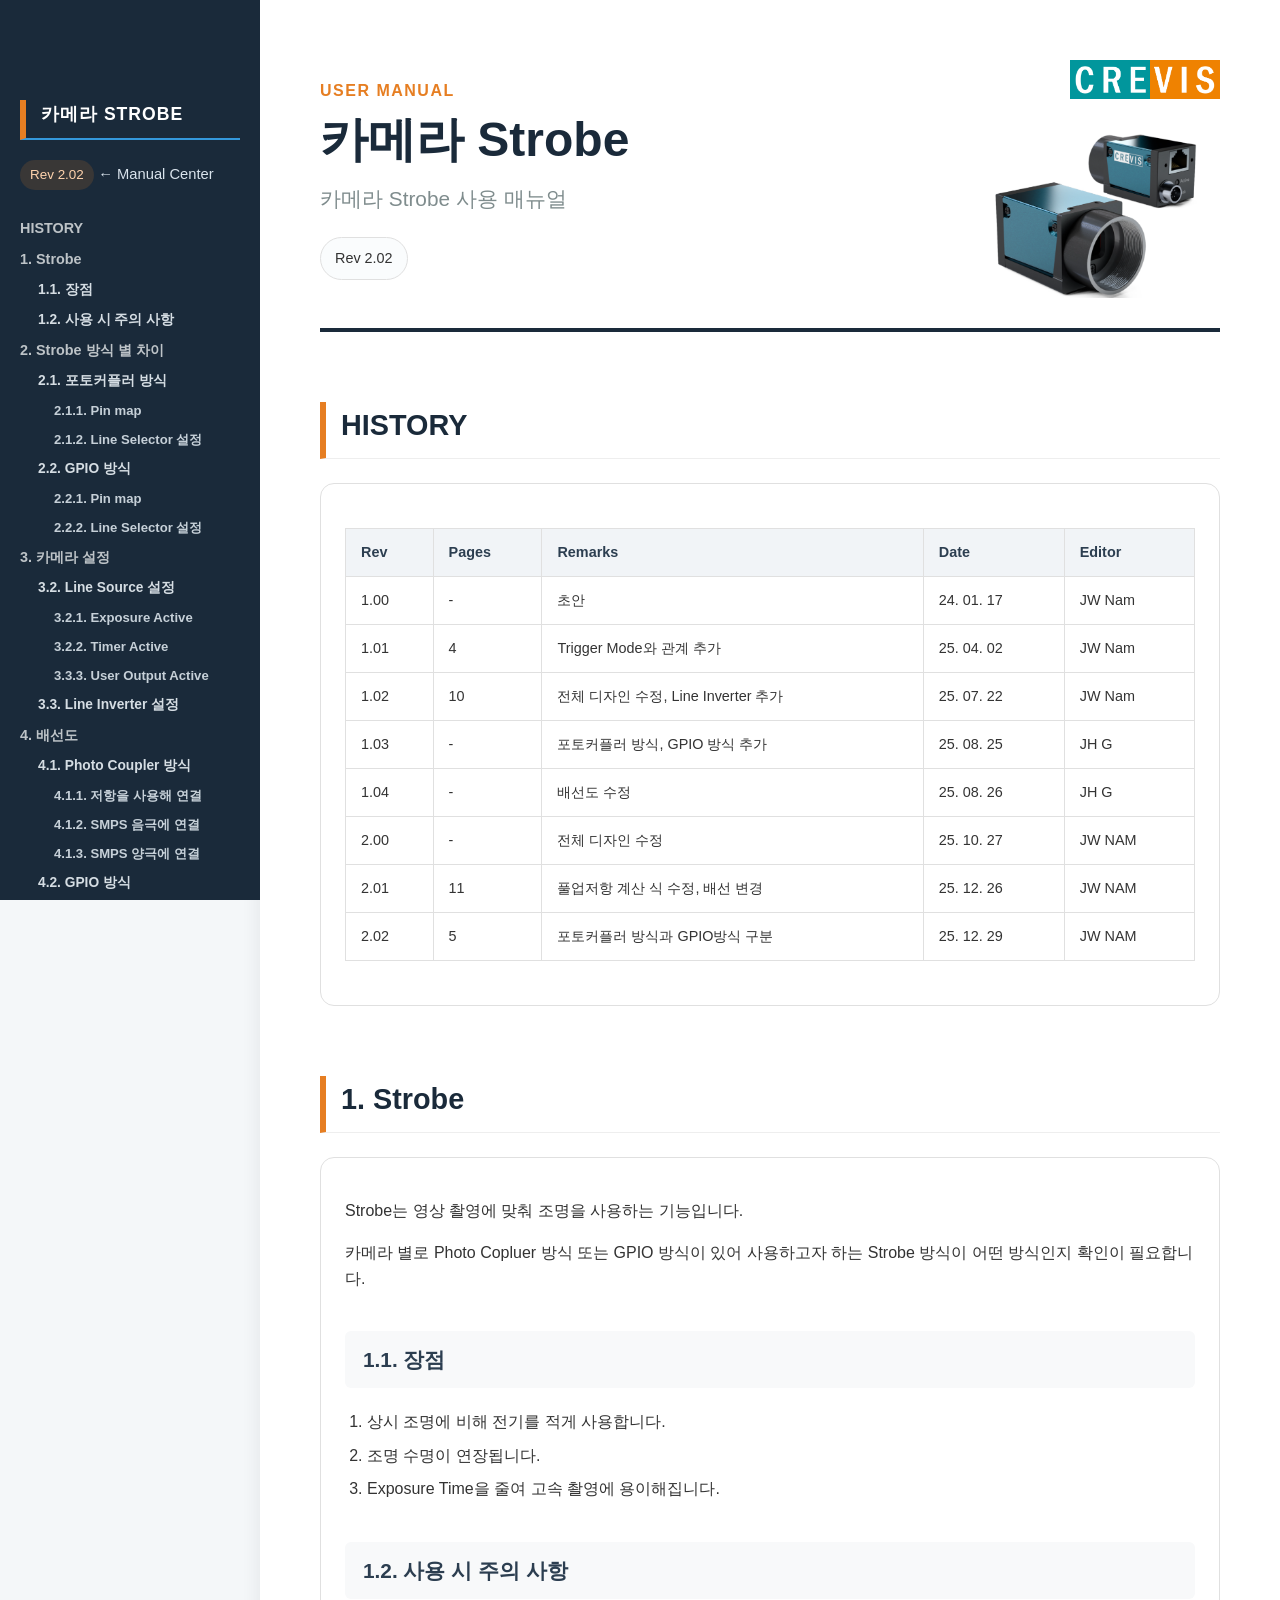
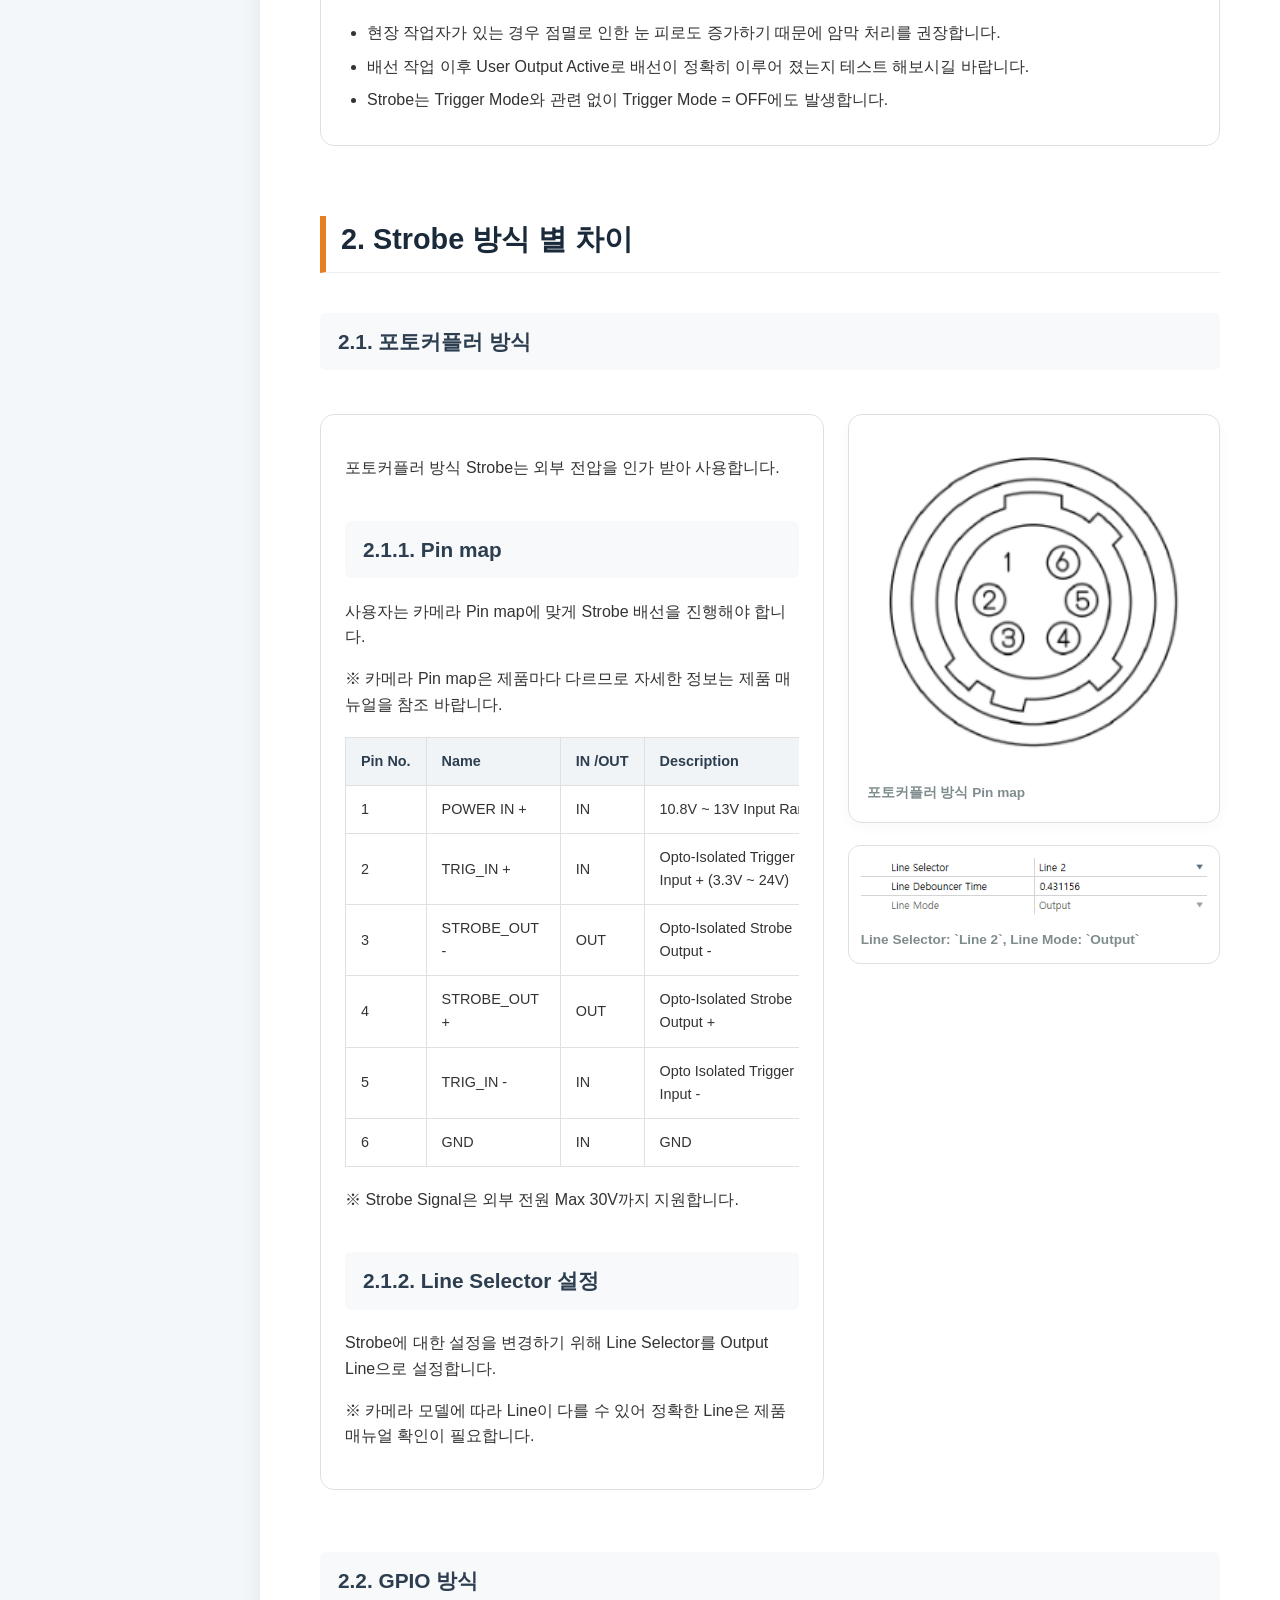
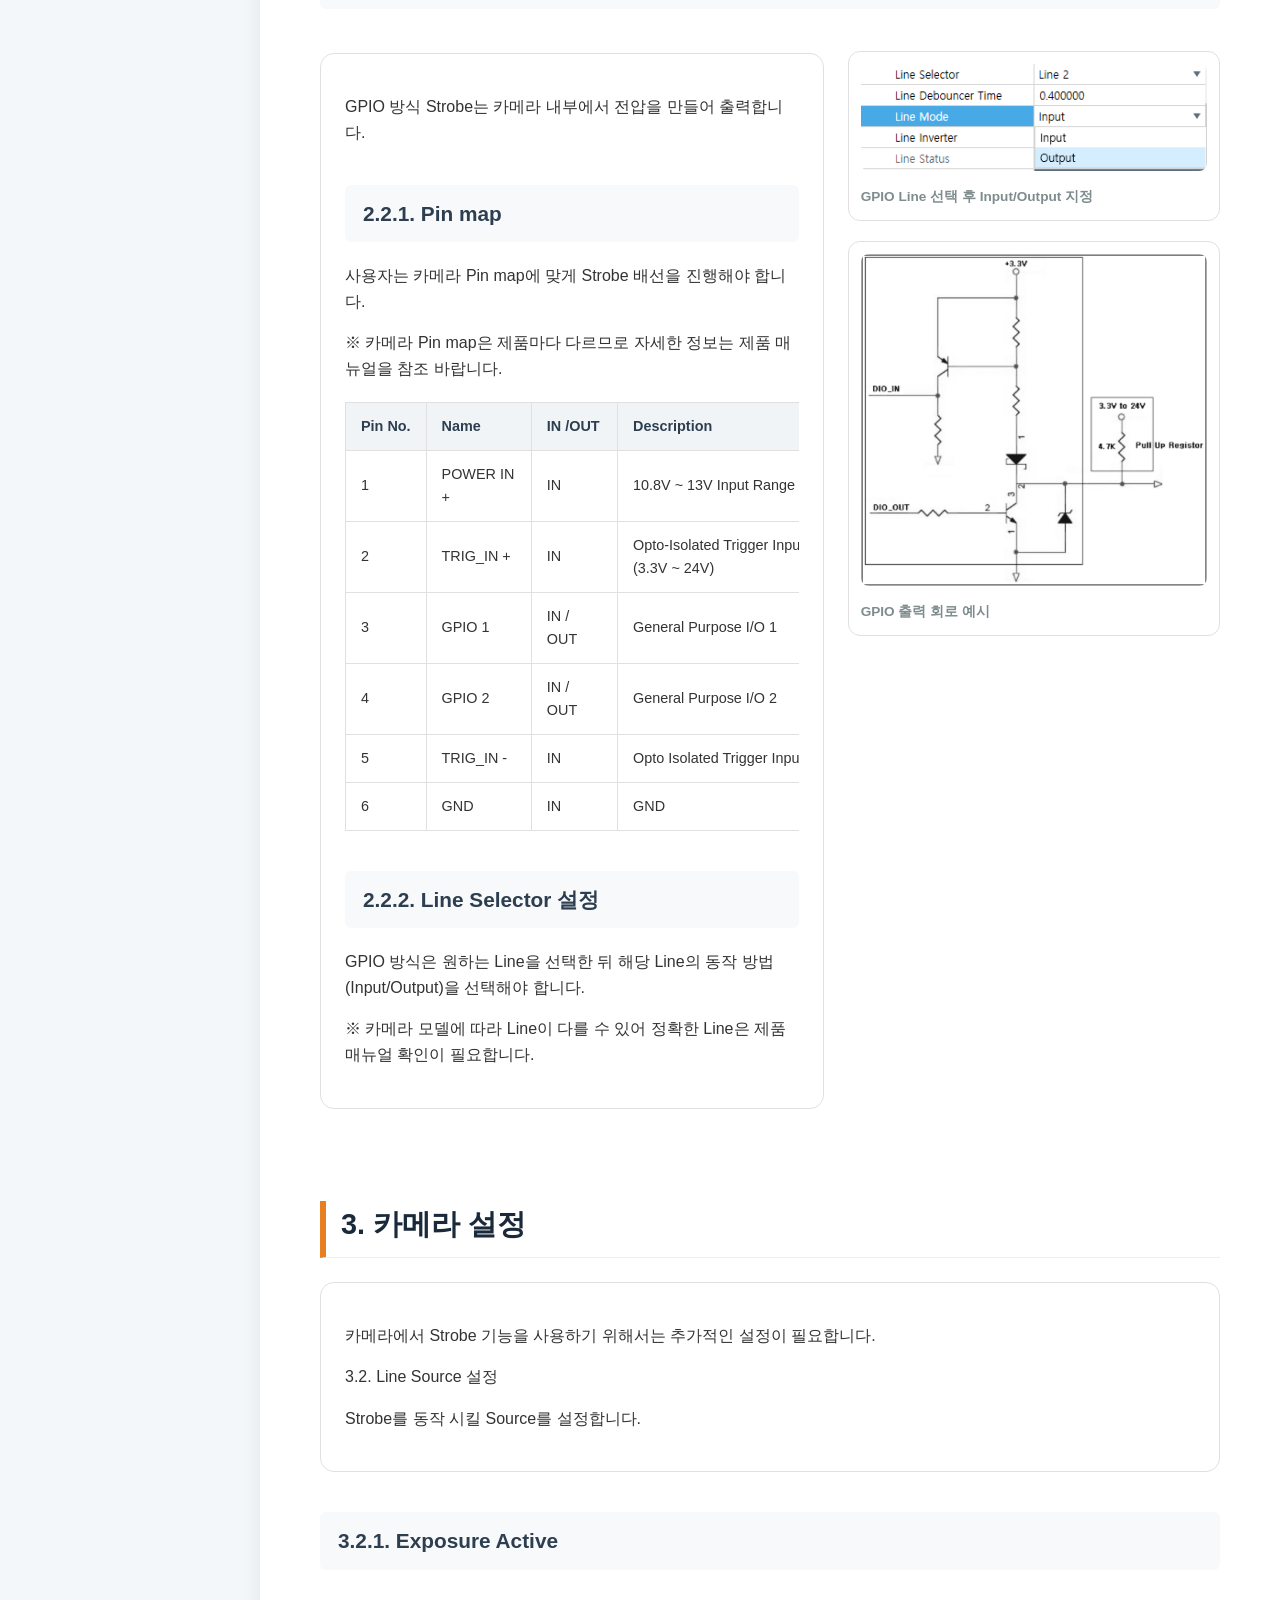
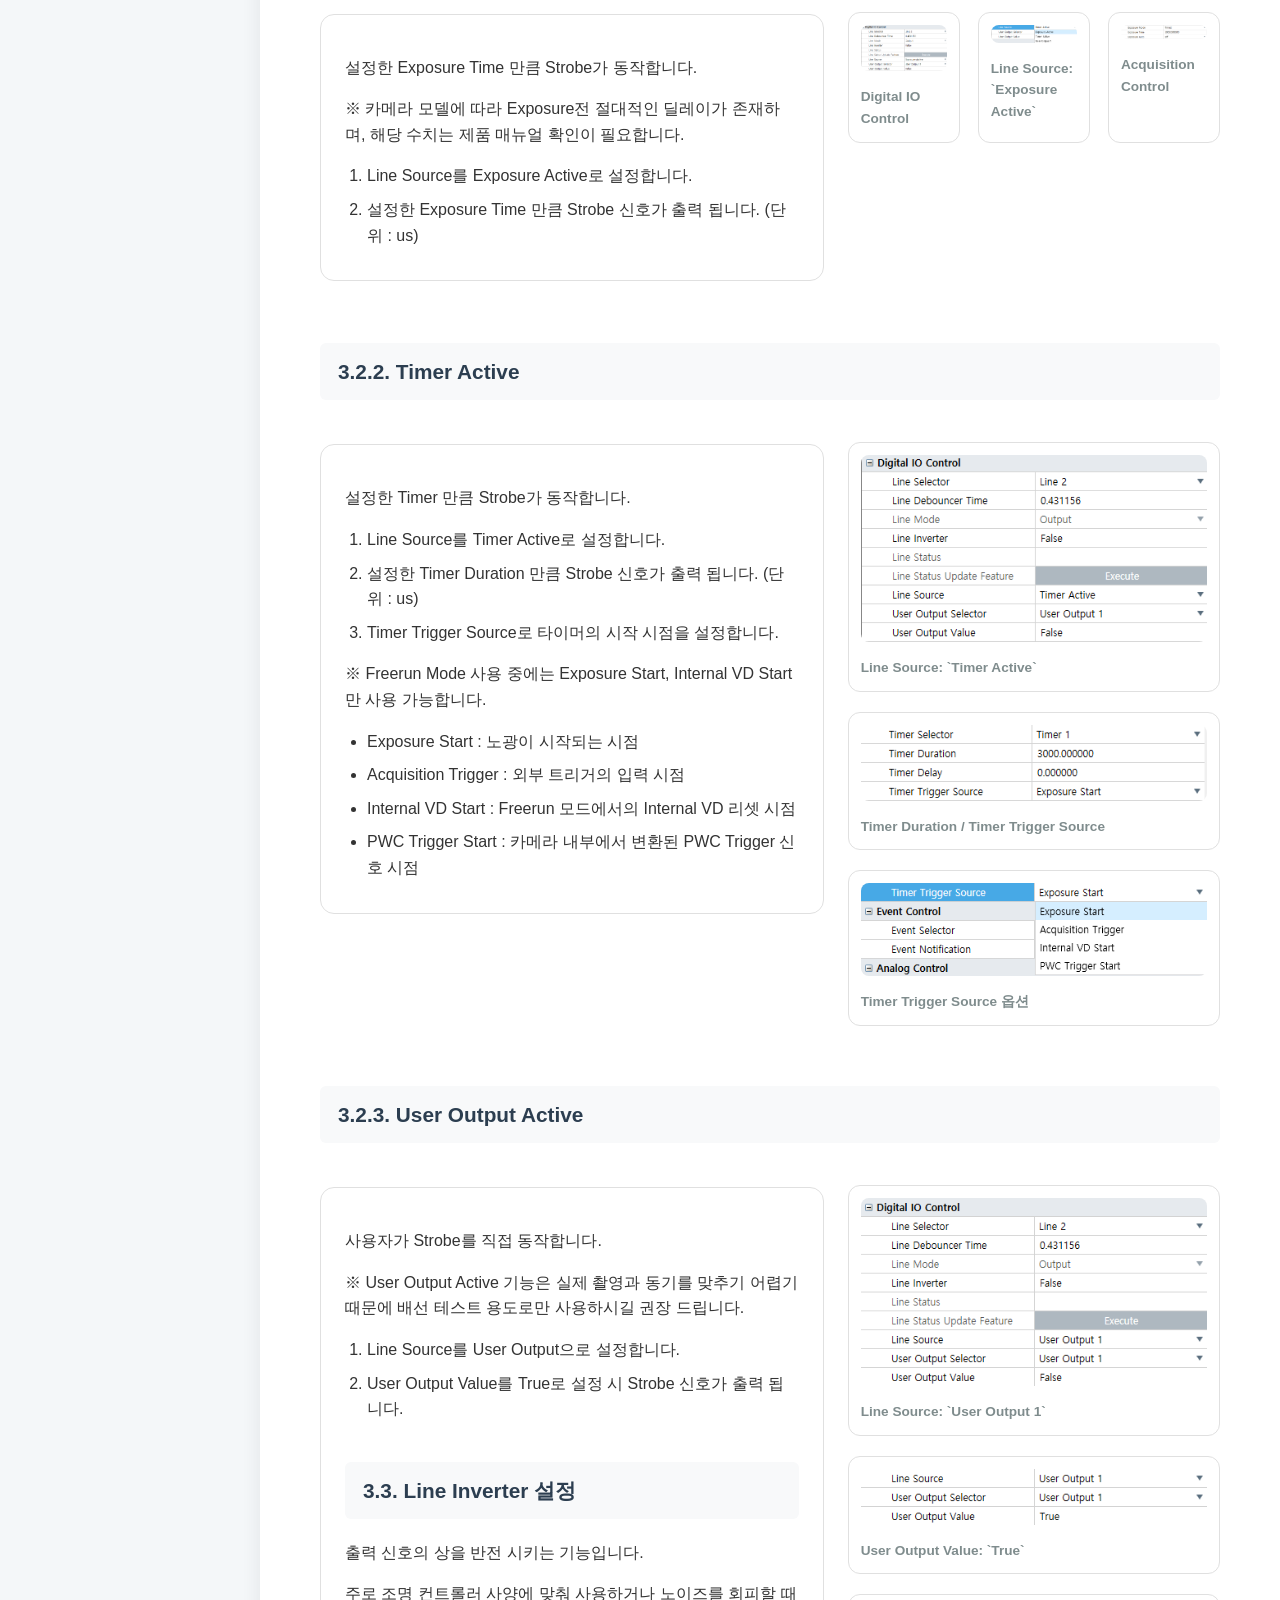
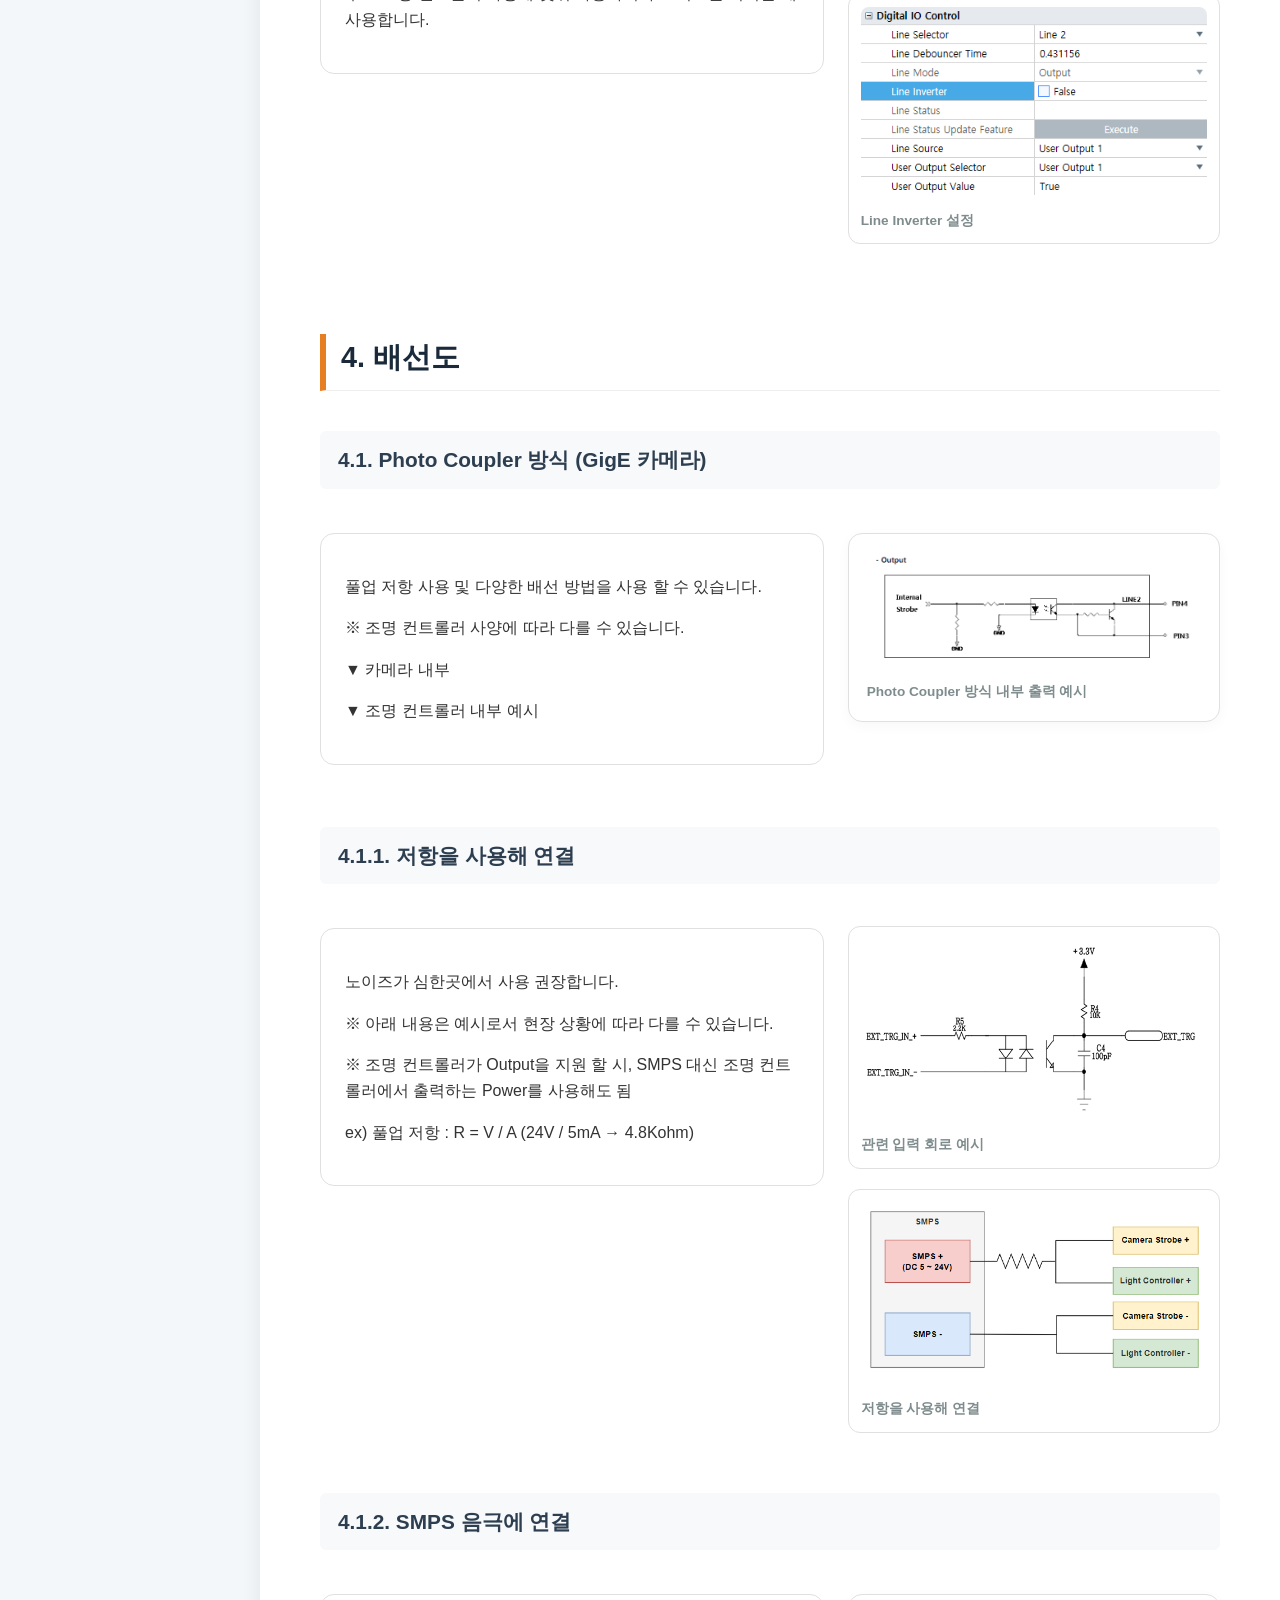
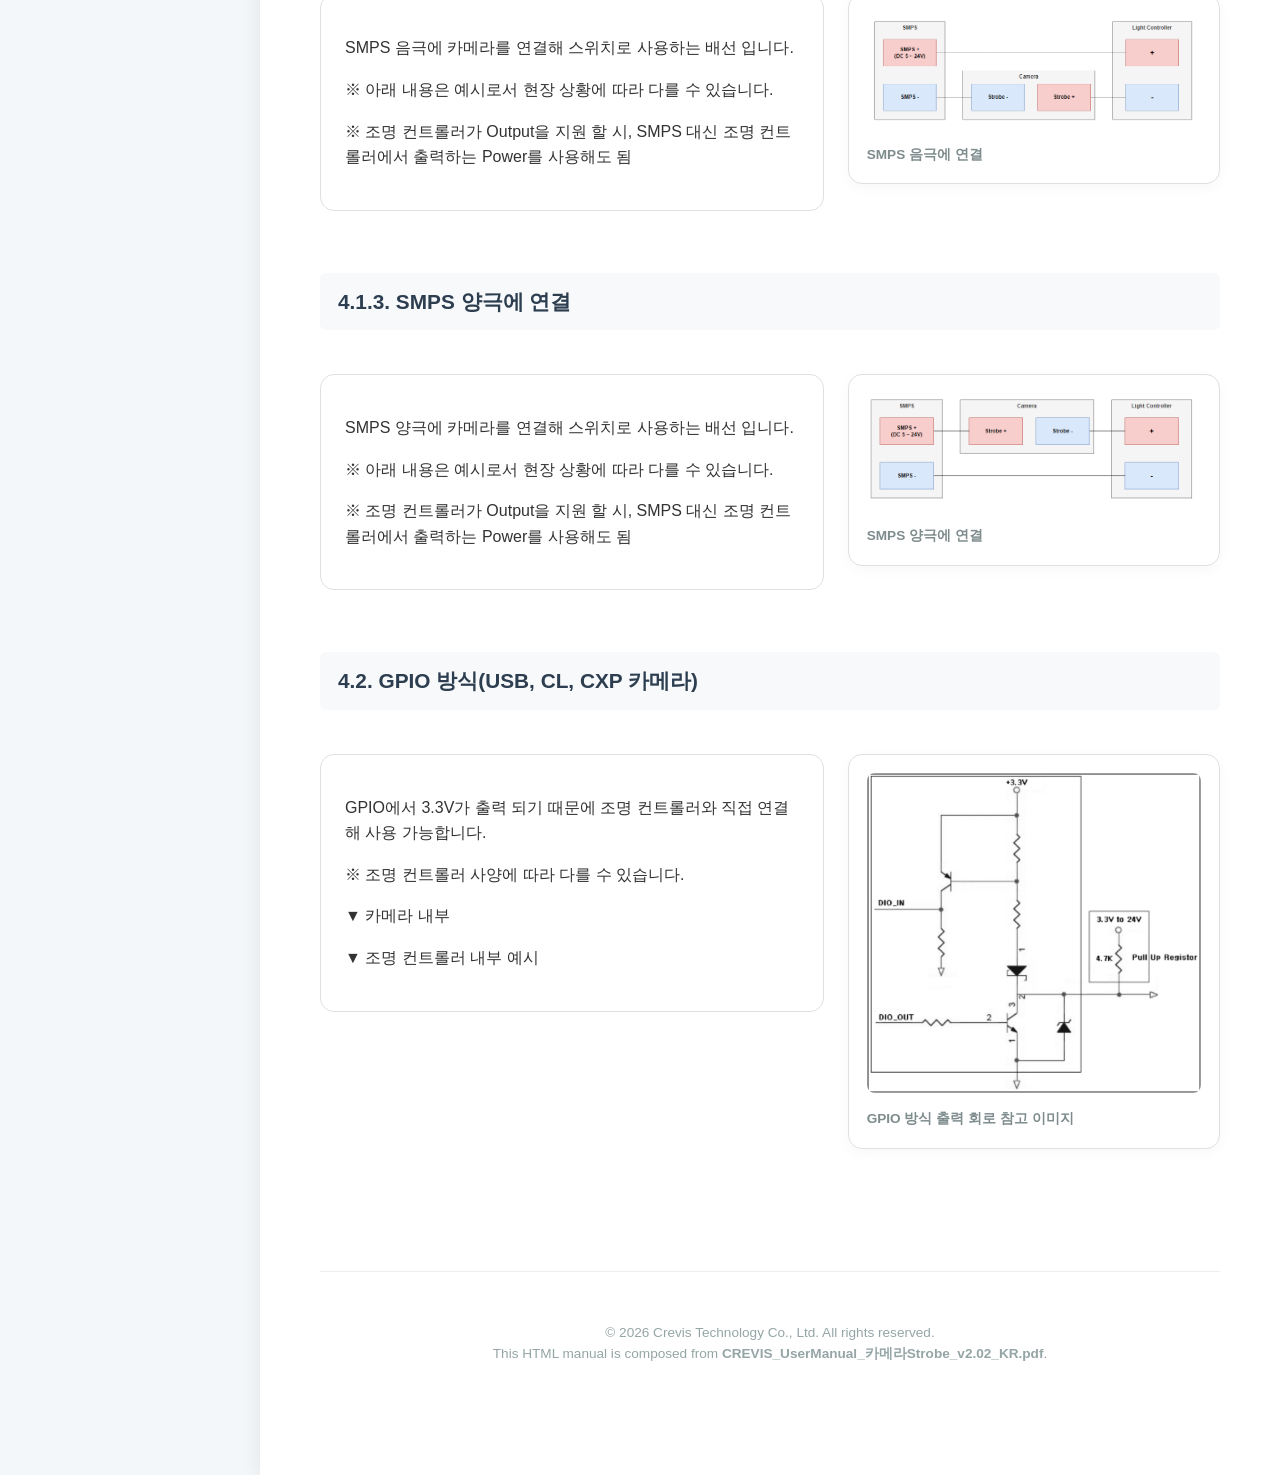
<file: manuals/gige-strobe/index.html>
<!DOCTYPE html>
<html lang="ko">
<head>
    <meta charset="UTF-8"/>
    <meta name="viewport" content="width=device-width, initial-scale=1.0"/>
    <title>카메라 Strobe User Manual | Rev 2.02 | Crevis</title>
    <link rel="stylesheet" href="../../css/product_manual/style.css"/>
    <style>
        html { scroll-behavior: smooth; }
        .sidebar .eyebrow {
            margin: 0 0 8px;
            color: #98c3eb;
            font-size: 0.76rem;
            text-transform: uppercase;
            letter-spacing: 0.16em;
        }
        .sidebar .rev {
            display: inline-block;
            margin-bottom: 18px;
            padding: 4px 10px;
            border-radius: 999px;
            background: rgba(230, 126, 34, 0.15);
            color: #ffd3ad;
            font-size: 0.84rem;
        }
        .sidebar .back-link {
            display: inline-block;
            margin-bottom: 22px;
            color: #d9e3ec;
            text-decoration: none;
            font-size: 0.92rem;
        }
        .sidebar li { margin: 8px 0; }
        .sidebar .toc li > a::before {
            content: none;
        }
        .sidebar .toc a[href="#strobe-advantages"],
        .sidebar .toc a[href="#strobe-cautions"],
        .sidebar .toc a[href="#photo-coupler"],
        .sidebar .toc a[href="#gpio"],
        .sidebar .toc a[href="#line-source"],
        .sidebar .toc a[href="#line-inverter"],
        .sidebar .toc a[href="#photo-coupler-wiring"],
        .sidebar .toc a[href="#gpio-wiring"] {
            padding-left: 18px;
            font-size: 0.86rem;
            color: #d5dde3;
        }
        .sidebar .toc a[href="#photo-coupler-pinmap"],
        .sidebar .toc a[href="#photo-coupler-line-selector"],
        .sidebar .toc a[href="#gpio-pinmap"],
        .sidebar .toc a[href="#gpio-line-selector"],
        .sidebar .toc a[href="#exposure-active"],
        .sidebar .toc a[href="#timer-active"],
        .sidebar .toc a[href="#user-output-active"],
        .sidebar .toc a[href="#resistor-wiring"],
        .sidebar .toc a[href="#smps-negative"],
        .sidebar .toc a[href="#smps-positive"] {
            padding-left: 34px;
            font-size: 0.82rem;
            color: #c6d0d8;
        }
        .content {
            max-width: 1320px;
        }
        .header-box {
            align-items: center;
        }
        .version-strip {
            display: flex;
            flex-wrap: wrap;
            gap: 12px;
            margin-top: 22px;
        }
        .pill {
            padding: 9px 14px;
            border-radius: 999px;
            border: 1px solid var(--border-color);
            background: #fafcfd;
            font-size: 0.9rem;
        }
        .hero-visual {
            width: min(320px, 100%);
            height: auto;
            display: block;
        }
        .card,
        .text-card,
        .image-card {
            background: #fff;
            border: 1px solid var(--border-color);
            border-radius: 14px;
            padding: 24px;
            margin: 22px 0;
        }
        .image-card {
            padding: 18px;
            box-shadow: 0 4px 14px rgba(0, 0, 0, 0.03);
        }
        .two-col {
            display: grid;
            grid-template-columns: minmax(0, 1.15fr) minmax(280px, 0.85fr);
            gap: 24px;
            align-items: start;
            margin: 22px 0;
        }
        .three-grid {
            display: grid;
            grid-template-columns: repeat(3, minmax(0, 1fr));
            gap: 18px;
            margin: 20px 0;
        }
        .image-grid {
            display: grid;
            grid-template-columns: repeat(auto-fit, minmax(260px, 1fr));
            gap: 20px;
            margin: 20px 0;
        }
        .image-card img,
        .mini-shot img {
            width: 100%;
            height: auto;
            display: block;
            border-radius: 8px;
        }
        .mini-shot {
            background: #fff;
            border: 1px solid var(--border-color);
            border-radius: 12px;
            padding: 12px;
        }
        .list,
        .number-list {
            margin: 0;
            padding-left: 22px;
        }
        .list li,
        .number-list li {
            margin-bottom: 8px;
        }
        @media (max-width: 1100px) {
            .two-col,
            .three-grid {
                grid-template-columns: 1fr;
            }
        }
        @media screen and (max-width: 1024px) {
            .sidebar .eyebrow,
            .sidebar .rev,
            .sidebar .back-link span {
                display: none;
            }
            .header-box {
                flex-direction: column;
                align-items: flex-start;
            }
        }
        @media (max-width: 720px) {
            table { min-width: 480px; }
        }
    </style>
</head>
<body>
    <nav class="sidebar">
        <h2>카메라 Strobe</h2>
        <div class="rev">Rev 2.02</div>
        <a class="back-link" href="../../index.html"><span>← Manual Center</span></a>
        <ul class="toc">
            <li><a href="#history"><span>HISTORY</span></a></li>
            <li><a href="#strobe"><span>1. Strobe</span></a></li>
            <li><a href="#strobe-advantages"><span>1.1. 장점</span></a></li>
            <li><a href="#strobe-cautions"><span>1.2. 사용 시 주의 사항</span></a></li>
            <li><a href="#difference"><span>2. Strobe 방식 별 차이</span></a></li>
            <li><a href="#photo-coupler"><span>2.1. 포토커플러 방식</span></a></li>
            <li><a href="#photo-coupler-pinmap"><span>2.1.1. Pin map</span></a></li>
            <li><a href="#photo-coupler-line-selector"><span>2.1.2. Line Selector 설정</span></a></li>
            <li><a href="#gpio"><span>2.2. GPIO 방식</span></a></li>
            <li><a href="#gpio-pinmap"><span>2.2.1. Pin map</span></a></li>
            <li><a href="#gpio-line-selector"><span>2.2.2. Line Selector 설정</span></a></li>
            <li><a href="#camera-settings"><span>3. 카메라 설정</span></a></li>
            <li><a href="#line-source"><span>3.2. Line Source 설정</span></a></li>
            <li><a href="#exposure-active"><span>3.2.1. Exposure Active</span></a></li>
            <li><a href="#timer-active"><span>3.2.2. Timer Active</span></a></li>
            <li><a href="#user-output-active"><span>3.3.3. User Output Active</span></a></li>
            <li><a href="#line-inverter"><span>3.3. Line Inverter 설정</span></a></li>
            <li><a href="#wiring"><span>4. 배선도</span></a></li>
            <li><a href="#photo-coupler-wiring"><span>4.1. Photo Coupler 방식</span></a></li>
            <li><a href="#resistor-wiring"><span>4.1.1. 저항을 사용해 연결</span></a></li>
            <li><a href="#smps-negative"><span>4.1.2. SMPS 음극에 연결</span></a></li>
            <li><a href="#smps-positive"><span>4.1.3. SMPS 양극에 연결</span></a></li>
            <li><a href="#gpio-wiring"><span>4.2. GPIO 방식</span></a></li>
        </ul>
    </nav>

    <div class="content">
        <header class="header-box">
            <div class="header-text">
                <p class="category-label">User Manual</p>
                <h1 class="model-title">카메라 Strobe</h1>
                <p class="model-subtitle">카메라 Strobe 사용 매뉴얼</p>
                <div class="version-strip">
                    <div class="pill">Rev 2.02</div>
                </div>
            </div>
            <div class="header-visual-group">
                <img src="../../images/crevis_logo.jpg" class="header-logo" alt="Crevis Logo"/>
                <img src="images/xref-4.png" alt="Crevis camera" class="header-camera-main"/>
            </div>
        </header>

        <section id="history">
            <h2>HISTORY</h2>
            <div class="card">
                <div class="table-container">
                    <table>
                        <thead>
                            <tr>
                                <th>Rev</th>
                                <th>Pages</th>
                                <th>Remarks</th>
                                <th>Date</th>
                                <th>Editor</th>
                            </tr>
                        </thead>
                        <tbody>
                            <tr><td>1.00</td><td>-</td><td>초안</td><td>24. 01. 17</td><td>JW Nam</td></tr>
                            <tr><td>1.01</td><td>4</td><td>Trigger Mode와 관계 추가</td><td>25. 04. 02</td><td>JW Nam</td></tr>
                            <tr><td>1.02</td><td>10</td><td>전체 디자인 수정, Line Inverter 추가</td><td>25. 07. 22</td><td>JW Nam</td></tr>
                            <tr><td>1.03</td><td>-</td><td>포토커플러 방식, GPIO 방식 추가</td><td>25. 08. 25</td><td>JH G</td></tr>
                            <tr><td>1.04</td><td>-</td><td>배선도 수정</td><td>25. 08. 26</td><td>JH G</td></tr>
                            <tr><td>2.00</td><td>-</td><td>전체 디자인 수정</td><td>25. 10. 27</td><td>JW NAM</td></tr>
                            <tr><td>2.01</td><td>11</td><td>풀업저항 계산 식 수정, 배선 변경</td><td>25. 12. 26</td><td>JW NAM</td></tr>
                            <tr><td>2.02</td><td>5</td><td>포토커플러 방식과 GPIO방식 구분</td><td>25. 12. 29</td><td>JW NAM</td></tr>
                        </tbody>
                    </table>
                </div>
            </div>
        </section>

        <section id="strobe">
            <h2>1. Strobe</h2>
            <div class="card">
                <p>Strobe는 영상 촬영에 맞춰 조명을 사용하는 기능입니다.</p>
                <p>카메라 별로 Photo Copluer 방식 또는 GPIO 방식이 있어 사용하고자 하는 Strobe 방식이 어떤 방식인지 확인이 필요합니다.</p>

                <h3 id="strobe-advantages">1.1. 장점</h3>
                <ol class="number-list">
                    <li>상시 조명에 비해 전기를 적게 사용합니다.</li>
                    <li>조명 수명이 연장됩니다.</li>
                    <li>Exposure Time을 줄여 고속 촬영에 용이해집니다.</li>
                </ol>

                <h3 id="strobe-cautions">1.2. 사용 시 주의 사항</h3>
                <ul class="list">
                    <li>현장 작업자가 있는 경우 점멸로 인한 눈 피로도 증가하기 때문에 암막 처리를 권장합니다.</li>
                    <li>배선 작업 이후 User Output Active로 배선이 정확히 이루어 졌는지 테스트 해보시길 바랍니다.</li>
                    <li>Strobe는 Trigger Mode와 관련 없이 Trigger Mode = OFF에도 발생합니다.</li>
                </ul>
            </div>
        </section>

        <section id="difference">
            <h2>2. Strobe 방식 별 차이</h2>

            <h3 id="photo-coupler">2.1. 포토커플러 방식</h3>
            <div class="two-col">
                <div class="text-card">
                    <p>포토커플러 방식 Strobe는 외부 전압을 인가 받아 사용합니다.</p>
                    <h3 id="photo-coupler-pinmap">2.1.1. Pin map</h3>
                    <p>사용자는 카메라 Pin map에 맞게 Strobe 배선을 진행해야 합니다.</p>
                    <p>※ 카메라 Pin map은 제품마다 다르므로 자세한 정보는 제품 매뉴얼을 참조 바랍니다.</p>
                    <div class="table-container">
                        <table>
                            <thead>
                                <tr>
                                    <th>Pin No.</th>
                                    <th>Name</th>
                                    <th>IN /OUT</th>
                                    <th>Description</th>
                                </tr>
                            </thead>
                            <tbody>
                                <tr><td>1</td><td>POWER IN +</td><td>IN</td><td>10.8V ~ 13V Input Range</td></tr>
                                <tr><td>2</td><td>TRIG_IN +</td><td>IN</td><td>Opto-Isolated Trigger Input + (3.3V ~ 24V)</td></tr>
                                <tr><td>3</td><td>STROBE_OUT -</td><td>OUT</td><td>Opto-Isolated Strobe Output -</td></tr>
                                <tr><td>4</td><td>STROBE_OUT +</td><td>OUT</td><td>Opto-Isolated Strobe Output +</td></tr>
                                <tr><td>5</td><td>TRIG_IN -</td><td>IN</td><td>Opto Isolated Trigger Input -</td></tr>
                                <tr><td>6</td><td>GND</td><td>IN</td><td>GND</td></tr>
                            </tbody>
                        </table>
                    </div>
                    <p>※ Strobe Signal은 외부 전원 Max 30V까지 지원합니다.</p>

                    <h3 id="photo-coupler-line-selector">2.1.2. Line Selector 설정</h3>
                    <p>Strobe에 대한 설정을 변경하기 위해 Line Selector를 Output Line으로 설정합니다.</p>
                    <p>※ 카메라 모델에 따라 Line이 다를 수 있어 정확한 Line은 제품 매뉴얼 확인이 필요합니다.</p>
                </div>
                <div>
                    <div class="image-card">
                        <img src="images/xref-19.png" alt="6 pin connector pin map"/>
                        <div class="caption">포토커플러 방식 Pin map</div>
                    </div>
                    <div class="mini-shot">
                        <img src="images/xref-20.png" alt="Line Selector Output"/>
                        <div class="caption">Line Selector: `Line 2`, Line Mode: `Output`</div>
                    </div>
                </div>
            </div>

            <h3 id="gpio">2.2. GPIO 방식</h3>
            <div class="two-col">
                <div class="text-card">
                    <p>GPIO 방식 Strobe는 카메라 내부에서 전압을 만들어 출력합니다.</p>
                    <h3 id="gpio-pinmap">2.2.1. Pin map</h3>
                    <p>사용자는 카메라 Pin map에 맞게 Strobe 배선을 진행해야 합니다.</p>
                    <p>※ 카메라 Pin map은 제품마다 다르므로 자세한 정보는 제품 매뉴얼을 참조 바랍니다.</p>
                    <div class="table-container">
                        <table>
                            <thead>
                                <tr>
                                    <th>Pin No.</th>
                                    <th>Name</th>
                                    <th>IN /OUT</th>
                                    <th>Description</th>
                                </tr>
                            </thead>
                            <tbody>
                                <tr><td>1</td><td>POWER IN +</td><td>IN</td><td>10.8V ~ 13V Input Range</td></tr>
                                <tr><td>2</td><td>TRIG_IN +</td><td>IN</td><td>Opto-Isolated Trigger Input + (3.3V ~ 24V)</td></tr>
                                <tr><td>3</td><td>GPIO 1</td><td>IN / OUT</td><td>General Purpose I/O 1</td></tr>
                                <tr><td>4</td><td>GPIO 2</td><td>IN / OUT</td><td>General Purpose I/O 2</td></tr>
                                <tr><td>5</td><td>TRIG_IN -</td><td>IN</td><td>Opto Isolated Trigger Input -</td></tr>
                                <tr><td>6</td><td>GND</td><td>IN</td><td>GND</td></tr>
                            </tbody>
                        </table>
                    </div>
                    <h3 id="gpio-line-selector">2.2.2. Line Selector 설정</h3>
                    <p>GPIO 방식은 원하는 Line을 선택한 뒤 해당 Line의 동작 방법(Input/Output)을 선택해야 합니다.</p>
                    <p>※ 카메라 모델에 따라 Line이 다를 수 있어 정확한 Line은 제품 매뉴얼 확인이 필요합니다.</p>
                </div>
                <div class="image-grid">
                    <div class="mini-shot">
                        <img src="images/xref-26.png" alt="GPIO line mode input output"/>
                        <div class="caption">GPIO Line 선택 후 Input/Output 지정</div>
                    </div>
                    <div class="mini-shot">
                        <img src="images/xref-77.png" alt="GPIO output circuit"/>
                        <div class="caption">GPIO 출력 회로 예시</div>
                    </div>
                </div>
            </div>
        </section>

        <section id="camera-settings">
            <h2>3. 카메라 설정</h2>
            <div class="card">
                <p>카메라에서 Strobe 기능을 사용하기 위해서는 추가적인 설정이 필요합니다.</p>
                <p id="line-source">3.2. Line Source 설정</p>
                <p>Strobe를 동작 시킬 Source를 설정합니다.</p>
            </div>

            <h3 id="exposure-active">3.2.1. Exposure Active</h3>
            <div class="two-col">
                <div class="text-card">
                    <p>설정한 Exposure Time 만큼 Strobe가 동작합니다.</p>
                    <p>※ 카메라 모델에 따라 Exposure전 절대적인 딜레이가 존재하며, 해당 수치는 제품 매뉴얼 확인이 필요합니다.</p>
                    <ol class="number-list">
                        <li>Line Source를 Exposure Active로 설정합니다.</li>
                        <li>설정한 Exposure Time 만큼 Strobe 신호가 출력 됩니다. (단위 : us)</li>
                    </ol>
                </div>
                <div class="three-grid">
                    <div class="mini-shot">
                        <img src="images/xref-32.png" alt="Digital IO Control Exposure Active"/>
                        <div class="caption">Digital IO Control</div>
                    </div>
                    <div class="mini-shot">
                        <img src="images/xref-31.png" alt="Line Source Exposure Active"/>
                        <div class="caption">Line Source: `Exposure Active`</div>
                    </div>
                    <div class="mini-shot">
                        <img src="images/xref-33.png" alt="Exposure time setting"/>
                        <div class="caption">Acquisition Control</div>
                    </div>
                </div>
            </div>

            <h3 id="timer-active">3.2.2. Timer Active</h3>
            <div class="two-col">
                <div class="text-card">
                    <p>설정한 Timer 만큼 Strobe가 동작합니다.</p>
                    <ol class="number-list">
                        <li>Line Source를 Timer Active로 설정합니다.</li>
                        <li>설정한 Timer Duration 만큼 Strobe 신호가 출력 됩니다. (단위 : us)</li>
                        <li>Timer Trigger Source로 타이머의 시작 시점을 설정합니다.</li>
                    </ol>
                    <p>※ Freerun Mode 사용 중에는 Exposure Start, Internal VD Start만 사용 가능합니다.</p>
                    <ul class="list">
                        <li>Exposure Start : 노광이 시작되는 시점</li>
                        <li>Acquisition Trigger : 외부 트리거의 입력 시점</li>
                        <li>Internal VD Start : Freerun 모드에서의 Internal VD 리셋 시점</li>
                        <li>PWC Trigger Start : 카메라 내부에서 변환된 PWC Trigger 신호 시점</li>
                    </ul>
                </div>
                <div class="image-grid">
                    <div class="mini-shot">
                        <img src="images/xref-40.png" alt="Digital IO Timer Active">
                        <div class="caption">Line Source: `Timer Active`</div>
                    </div>
                    <div class="mini-shot">
                        <img src="images/xref-41.png" alt="Timer Duration">
                        <div class="caption">Timer Duration / Timer Trigger Source</div>
                    </div>
                    <div class="mini-shot">
                        <img src="images/xref-42.png" alt="Timer Trigger Source options">
                        <div class="caption">Timer Trigger Source 옵션</div>
                    </div>
                </div>
            </div>

            <h3 id="user-output-active">3.2.3. User Output Active</h3>
            <div class="two-col">
                <div class="text-card">
                    <p>사용자가 Strobe를 직접 동작합니다.</p>
                    <p>※ User Output Active 기능은 실제 촬영과 동기를 맞추기 어렵기 때문에 배선 테스트 용도로만 사용하시길 권장 드립니다.</p>
                    <ol class="number-list">
                        <li>Line Source를 User Output으로 설정합니다.</li>
                        <li>User Output Value를 True로 설정 시 Strobe 신호가 출력 됩니다.</li>
                    </ol>

                    <h3 id="line-inverter">3.3. Line Inverter 설정</h3>
                    <p>출력 신호의 상을 반전 시키는 기능입니다.</p>
                    <p>주로 조명 컨트롤러 사양에 맞춰 사용하거나 노이즈를 회피할 때 사용합니다.</p>
                </div>
                <div class="image-grid">
                    <div class="mini-shot">
                        <img src="images/xref-49.png" alt="User Output selected"/>
                        <div class="caption">Line Source: `User Output 1`</div>
                    </div>
                    <div class="mini-shot">
                        <img src="images/xref-50.png" alt="User Output Value True"/>
                        <div class="caption">User Output Value: `True`</div>
                    </div>
                    <div class="mini-shot">
                        <img src="images/xref-51.png" alt="Line Inverter"/>
                        <div class="caption">Line Inverter 설정</div>
                    </div>
                </div>
            </div>
        </section>

        <section id="wiring">
            <h2>4. 배선도</h2>

            <h3 id="photo-coupler-wiring">4.1. Photo Coupler 방식 (GigE 카메라)</h3>
            <div class="two-col">
                <div class="text-card">
                    <p>풀업 저항 사용 및 다양한 배선 방법을 사용 할 수 있습니다.</p>
                    <p>※ 조명 컨트롤러 사양에 따라 다를 수 있습니다.</p>
                    <p>▼ 카메라 내부</p>
                    <p>▼ 조명 컨트롤러 내부 예시</p>
                </div>
                <div class="image-card">
                    <img src="images/xref-58.png" alt="Photo Coupler output circuit"/>
                    <div class="caption">Photo Coupler 방식 내부 출력 예시</div>
                </div>
            </div>

            <h3 id="resistor-wiring">4.1.1. 저항을 사용해 연결</h3>
            <div class="two-col">
                <div class="text-card">
                    <p>노이즈가 심한곳에서 사용 권장합니다.</p>
                    <p>※ 아래 내용은 예시로서 현장 상황에 따라 다를 수 있습니다.</p>
                    <p>※ 조명 컨트롤러가 Output을 지원 할 시, SMPS 대신 조명 컨트롤러에서 출력하는 Power를 사용해도 됨</p>
                    <p>ex) 풀업 저항 : R = V / A  (24V / 5mA → 4.8Kohm)</p>
                </div>
                <div class="image-grid">
                    <div class="mini-shot">
                        <img src="images/xref-59.png" alt="Trigger input circuit"/>
                        <div class="caption">관련 입력 회로 예시</div>
                    </div>
                    <div class="mini-shot">
                        <img src="images/xref-66.png" alt="Pull up resistor wiring"/>
                        <div class="caption">저항을 사용해 연결</div>
                    </div>
                </div>
            </div>

            <h3 id="smps-negative">4.1.2. SMPS 음극에 연결</h3>
            <div class="two-col">
                <div class="text-card">
                    <p>SMPS 음극에 카메라를 연결해 스위치로 사용하는 배선 입니다.</p>
                    <p>※ 아래 내용은 예시로서 현장 상황에 따라 다를 수 있습니다.</p>
                    <p>※ 조명 컨트롤러가 Output을 지원 할 시, SMPS 대신 조명 컨트롤러에서 출력하는 Power를 사용해도 됨</p>
                </div>
                <div class="image-card">
                    <img src="images/xref-65.png" alt="SMPS negative wiring"/>
                    <div class="caption">SMPS 음극에 연결</div>
                </div>
            </div>

            <h3 id="smps-positive">4.1.3. SMPS 양극에 연결</h3>
            <div class="two-col">
                <div class="text-card">
                    <p>SMPS 양극에 카메라를 연결해 스위치로 사용하는 배선 입니다.</p>
                    <p>※ 아래 내용은 예시로서 현장 상황에 따라 다를 수 있습니다.</p>
                    <p>※ 조명 컨트롤러가 Output을 지원 할 시, SMPS 대신 조명 컨트롤러에서 출력하는 Power를 사용해도 됨</p>
                </div>
                <div class="image-card">
                    <img src="images/xref-72.png" alt="SMPS positive wiring"/>
                    <div class="caption">SMPS 양극에 연결</div>
                </div>
            </div>

            <h3 id="gpio-wiring">4.2. GPIO 방식(USB, CL, CXP 카메라)</h3>
            <div class="two-col">
                <div class="text-card">
                    <p>GPIO에서 3.3V가 출력 되기 때문에 조명 컨트롤러와 직접 연결해 사용 가능합니다.</p>
                    <p>※ 조명 컨트롤러 사양에 따라 다를 수 있습니다.</p>
                    <p>▼ 카메라 내부</p>
                    <p>▼ 조명 컨트롤러 내부 예시</p>
                </div>
                <div class="image-card">
                    <img src="images/xref-77.png" alt="GPIO output circuit detail"/>
                    <div class="caption">GPIO 방식 출력 회로 참고 이미지</div>
                </div>
            </div>
        </section>

        <footer>
            &copy; 2026 Crevis Technology Co., Ltd. All rights reserved.<br/>
            This HTML manual is composed from <strong>CREVIS_UserManual_카메라Strobe_v2.02_KR.pdf</strong>.
        </footer>
    </div>
</body>
</html>
</file>
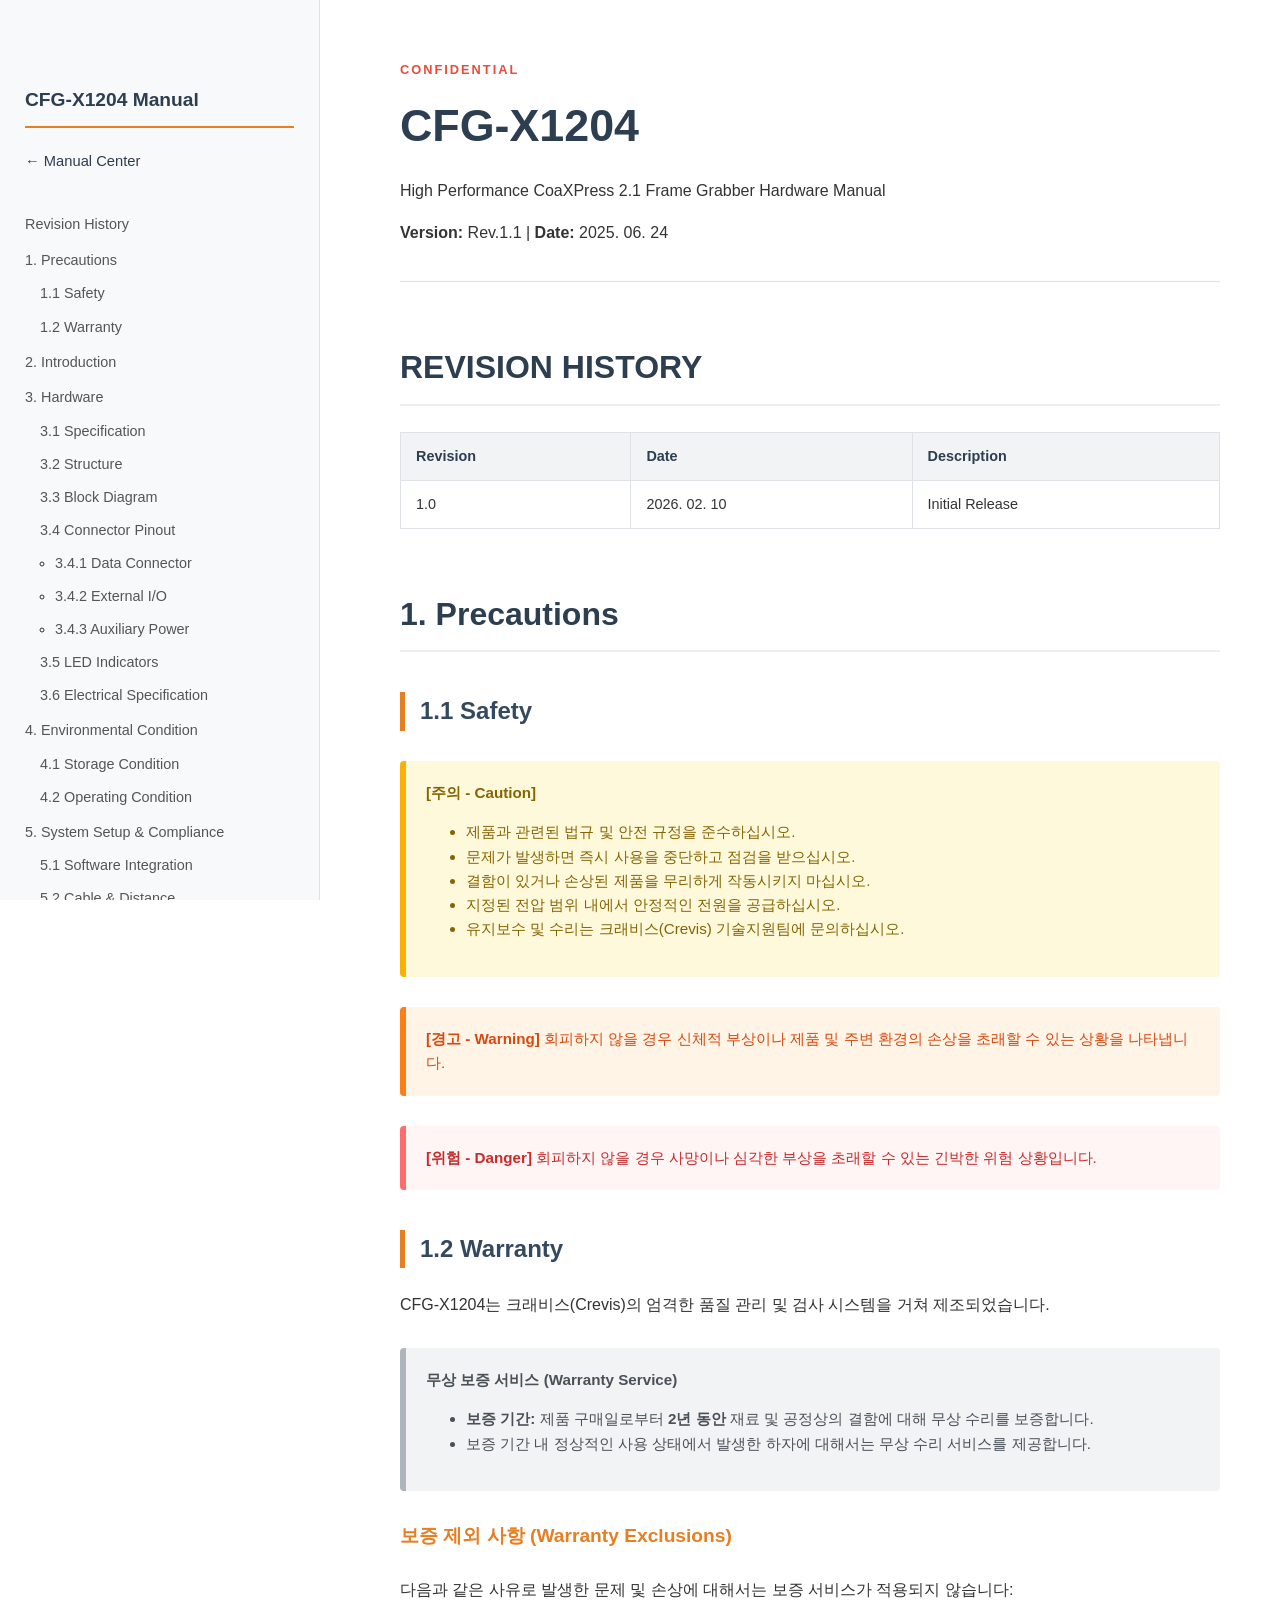
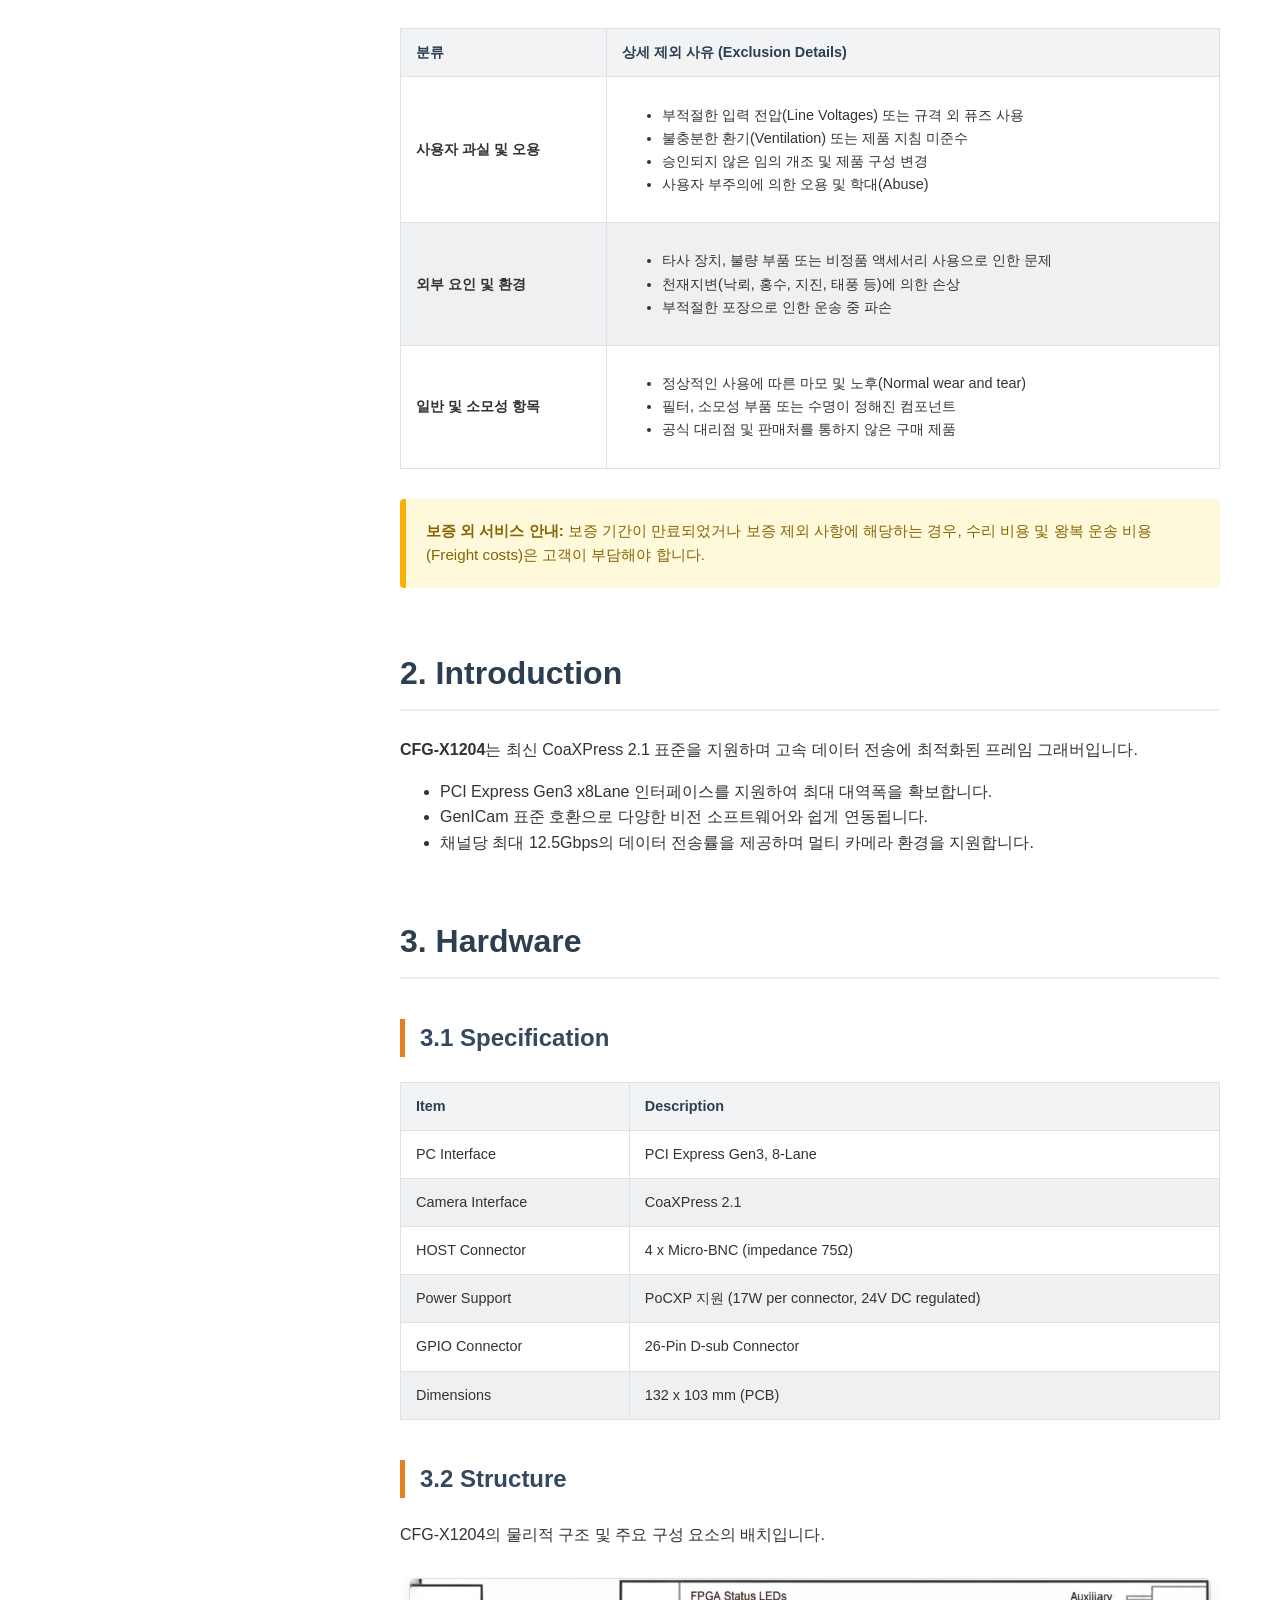
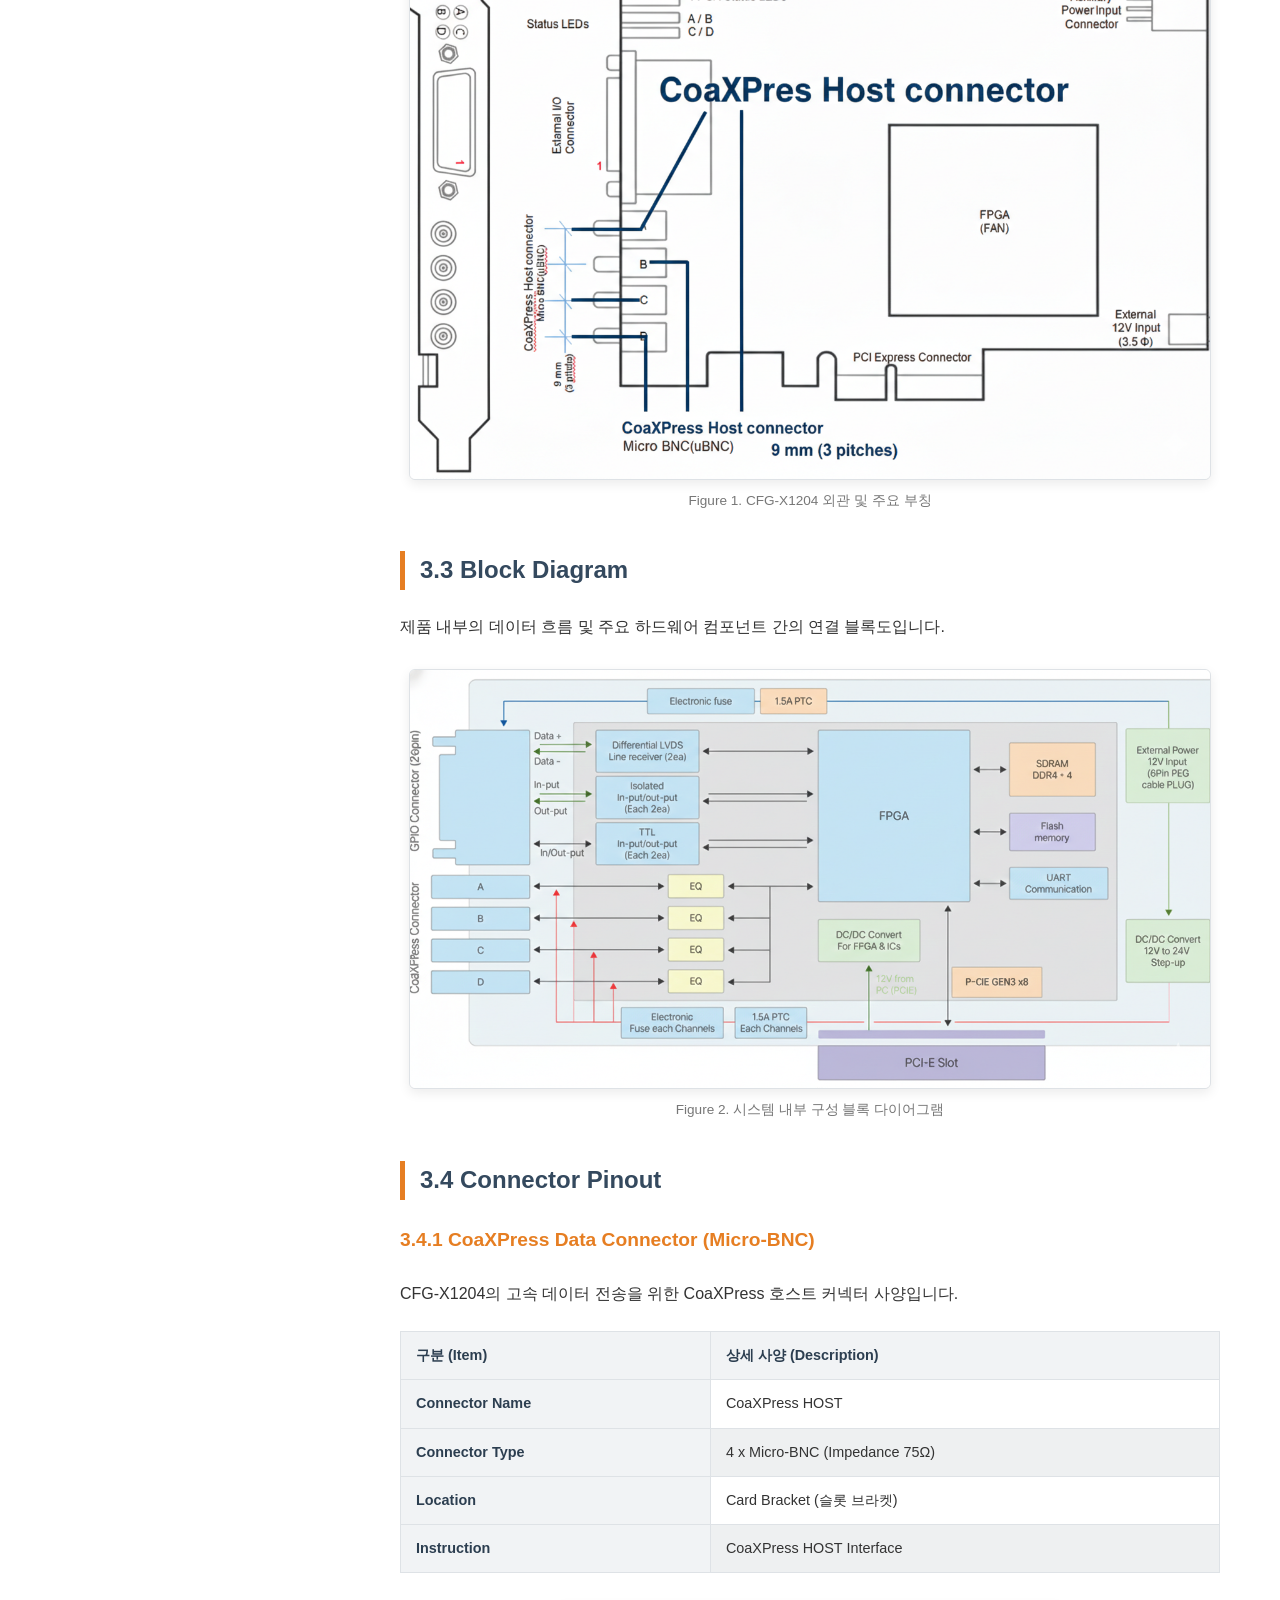
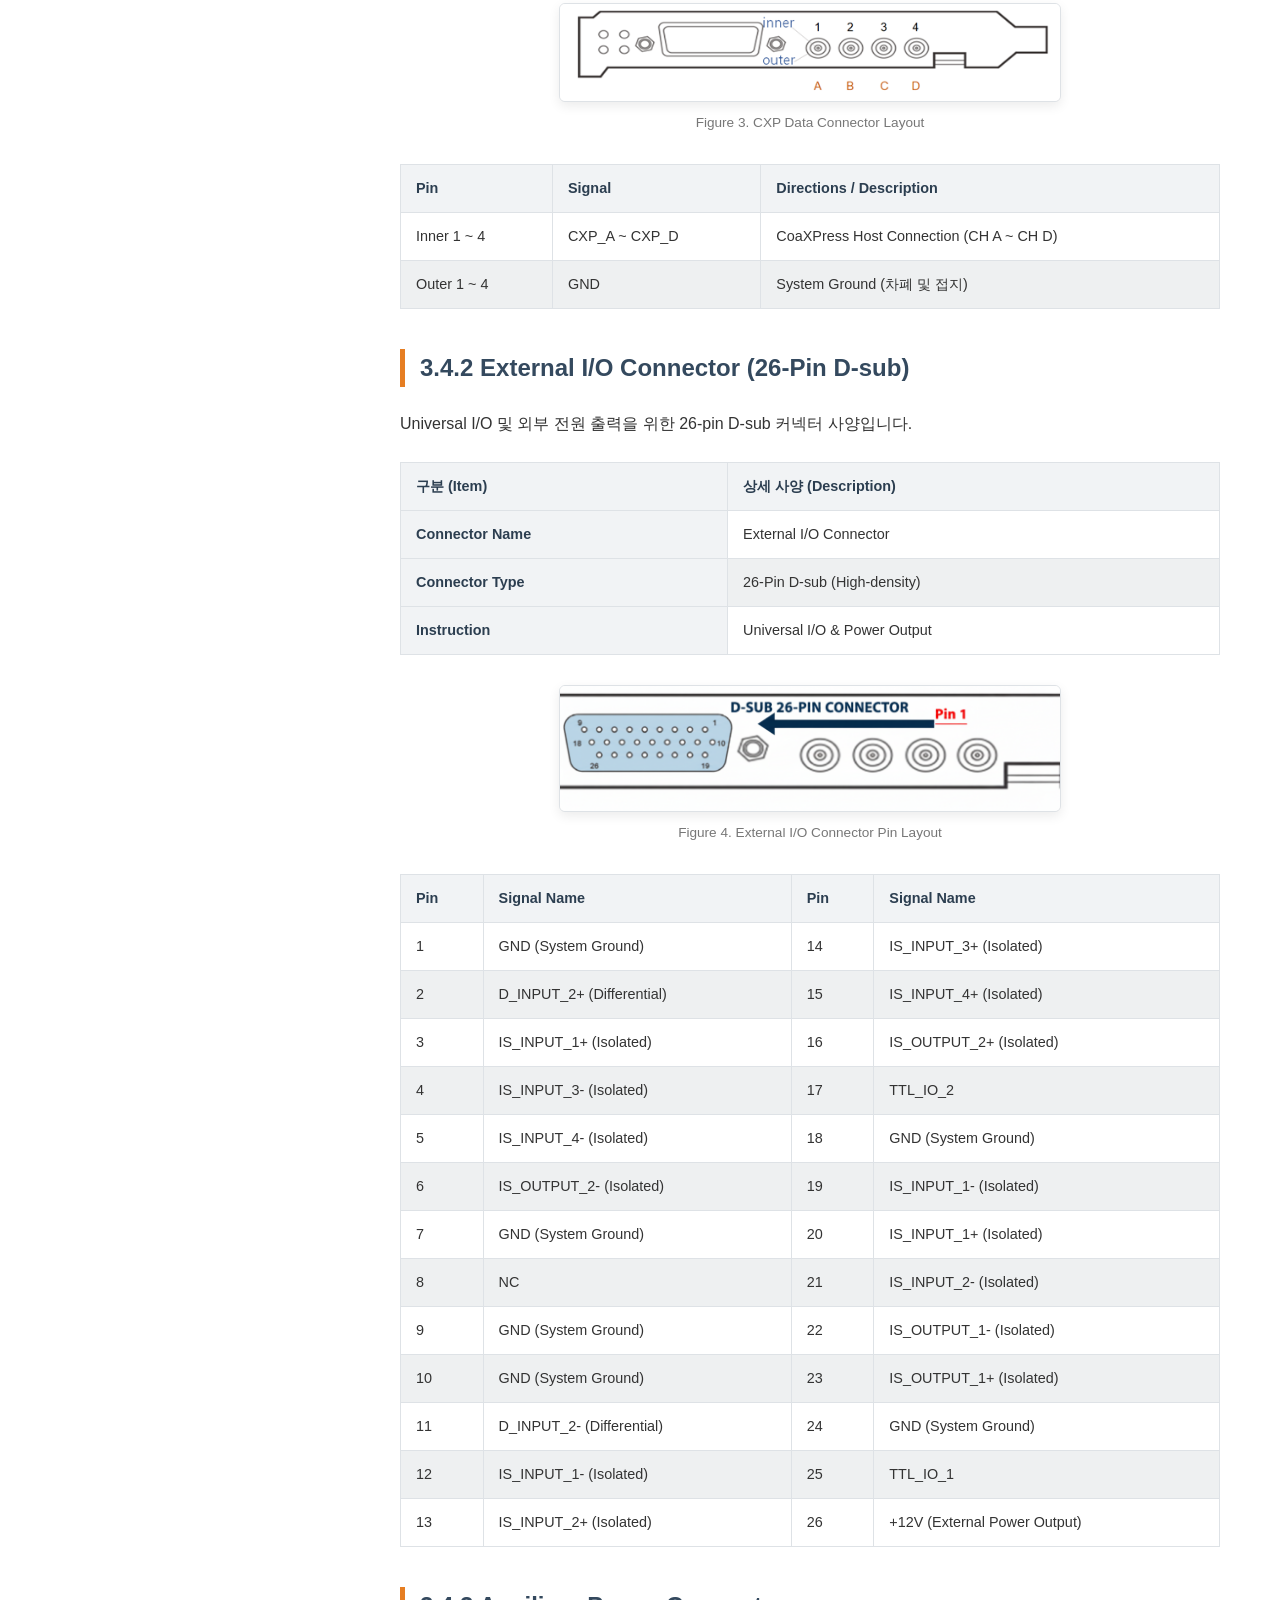
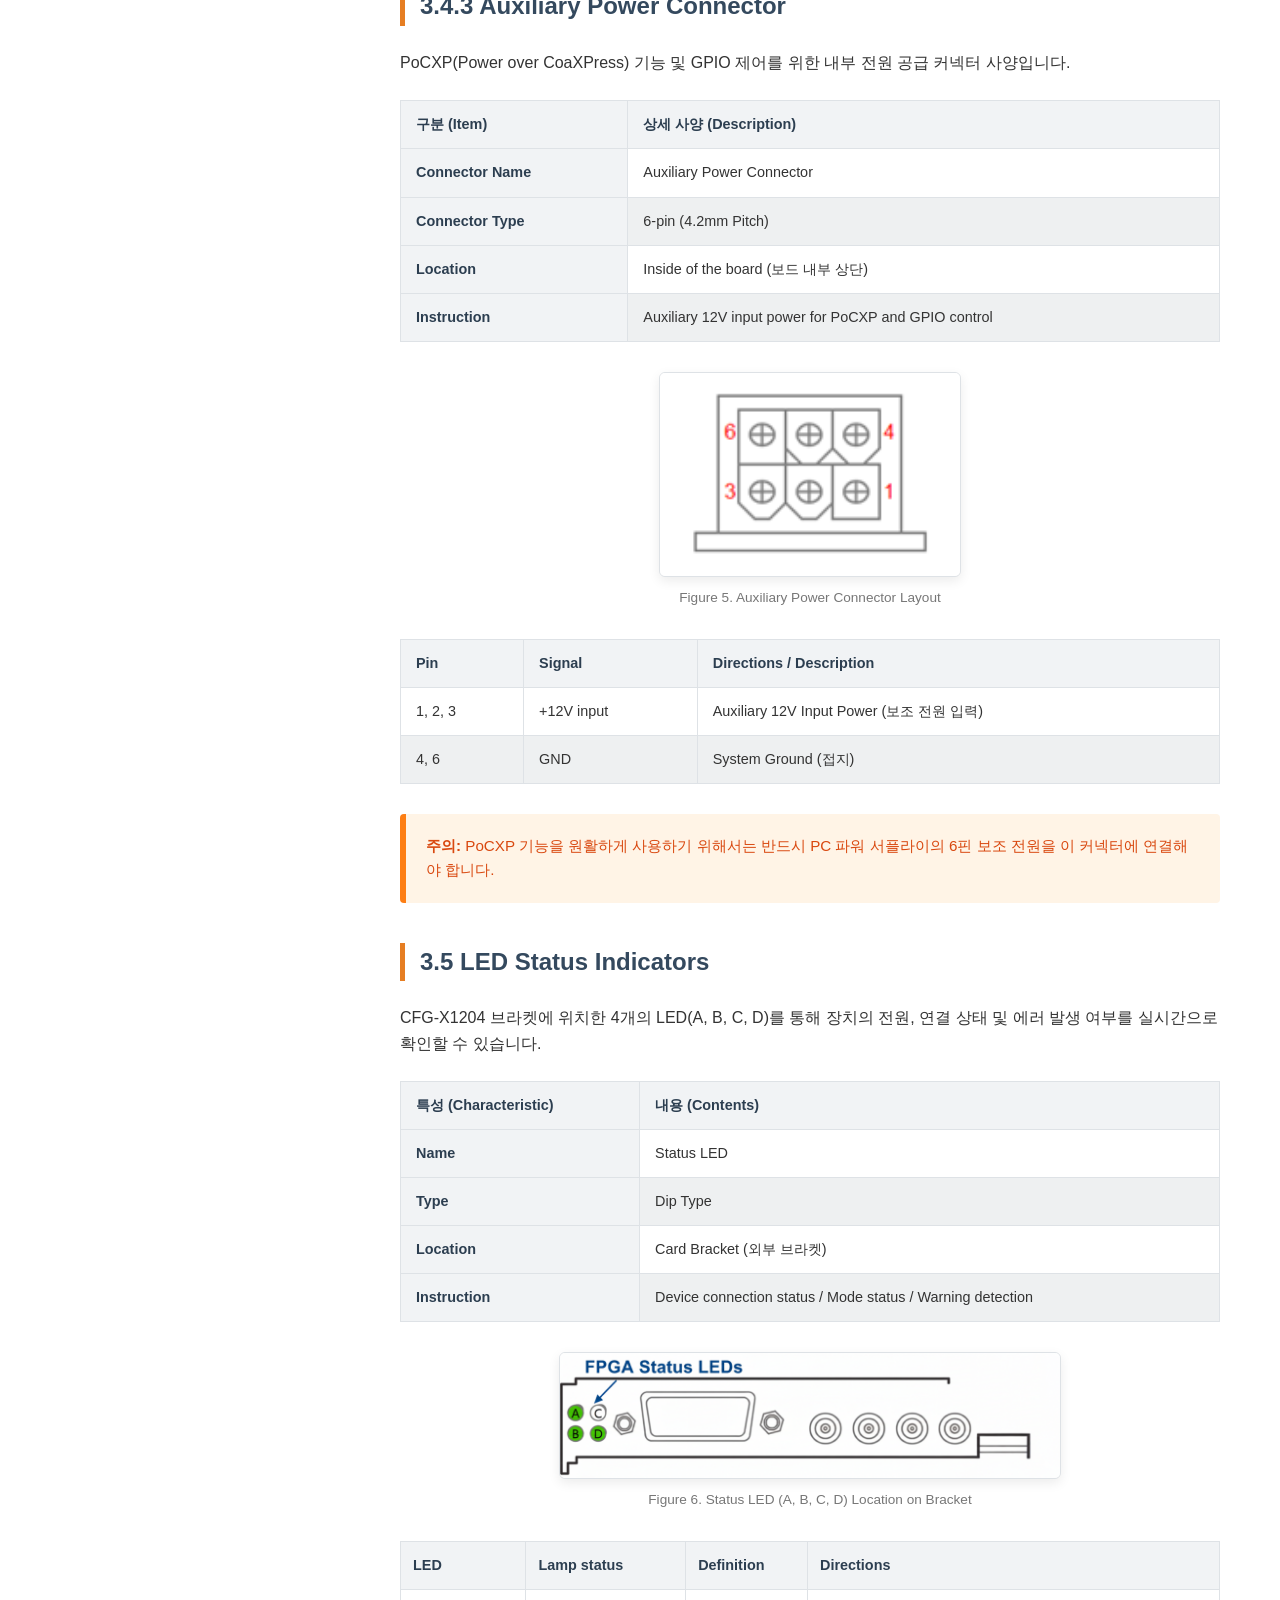
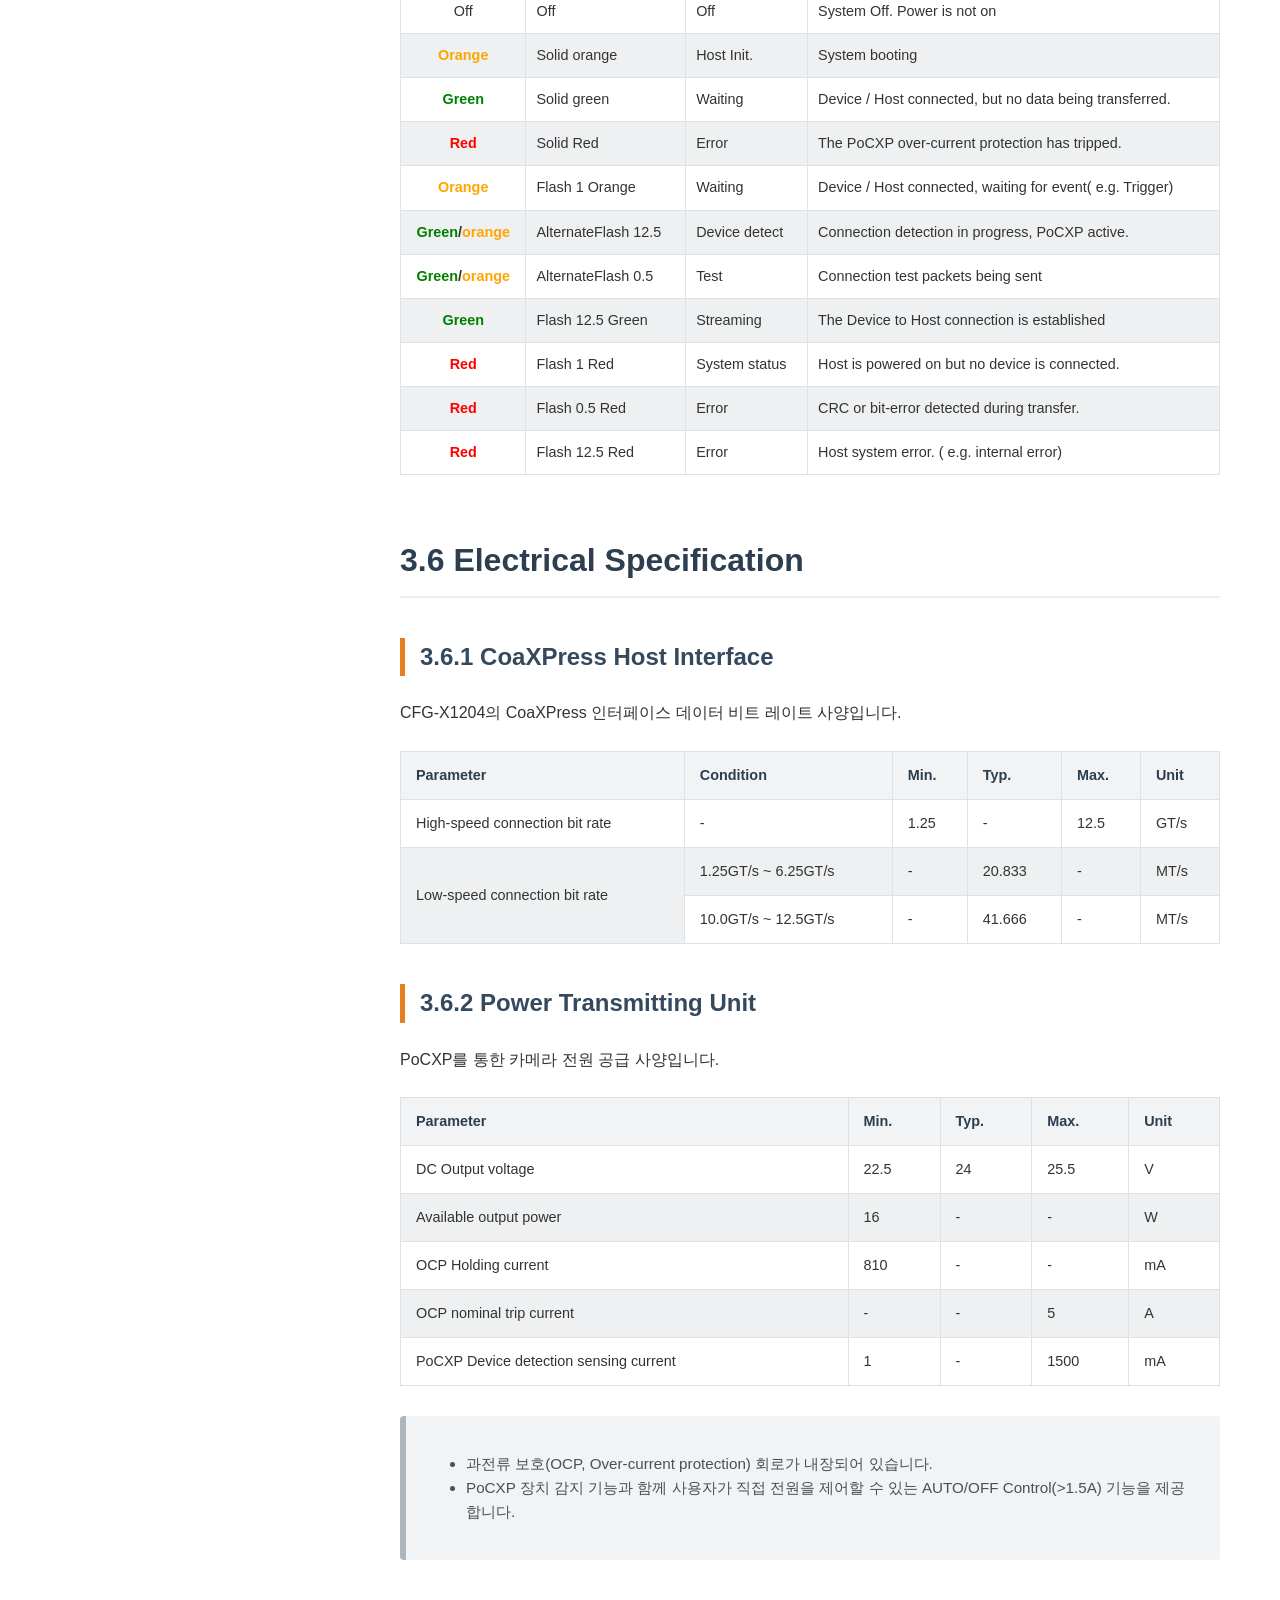
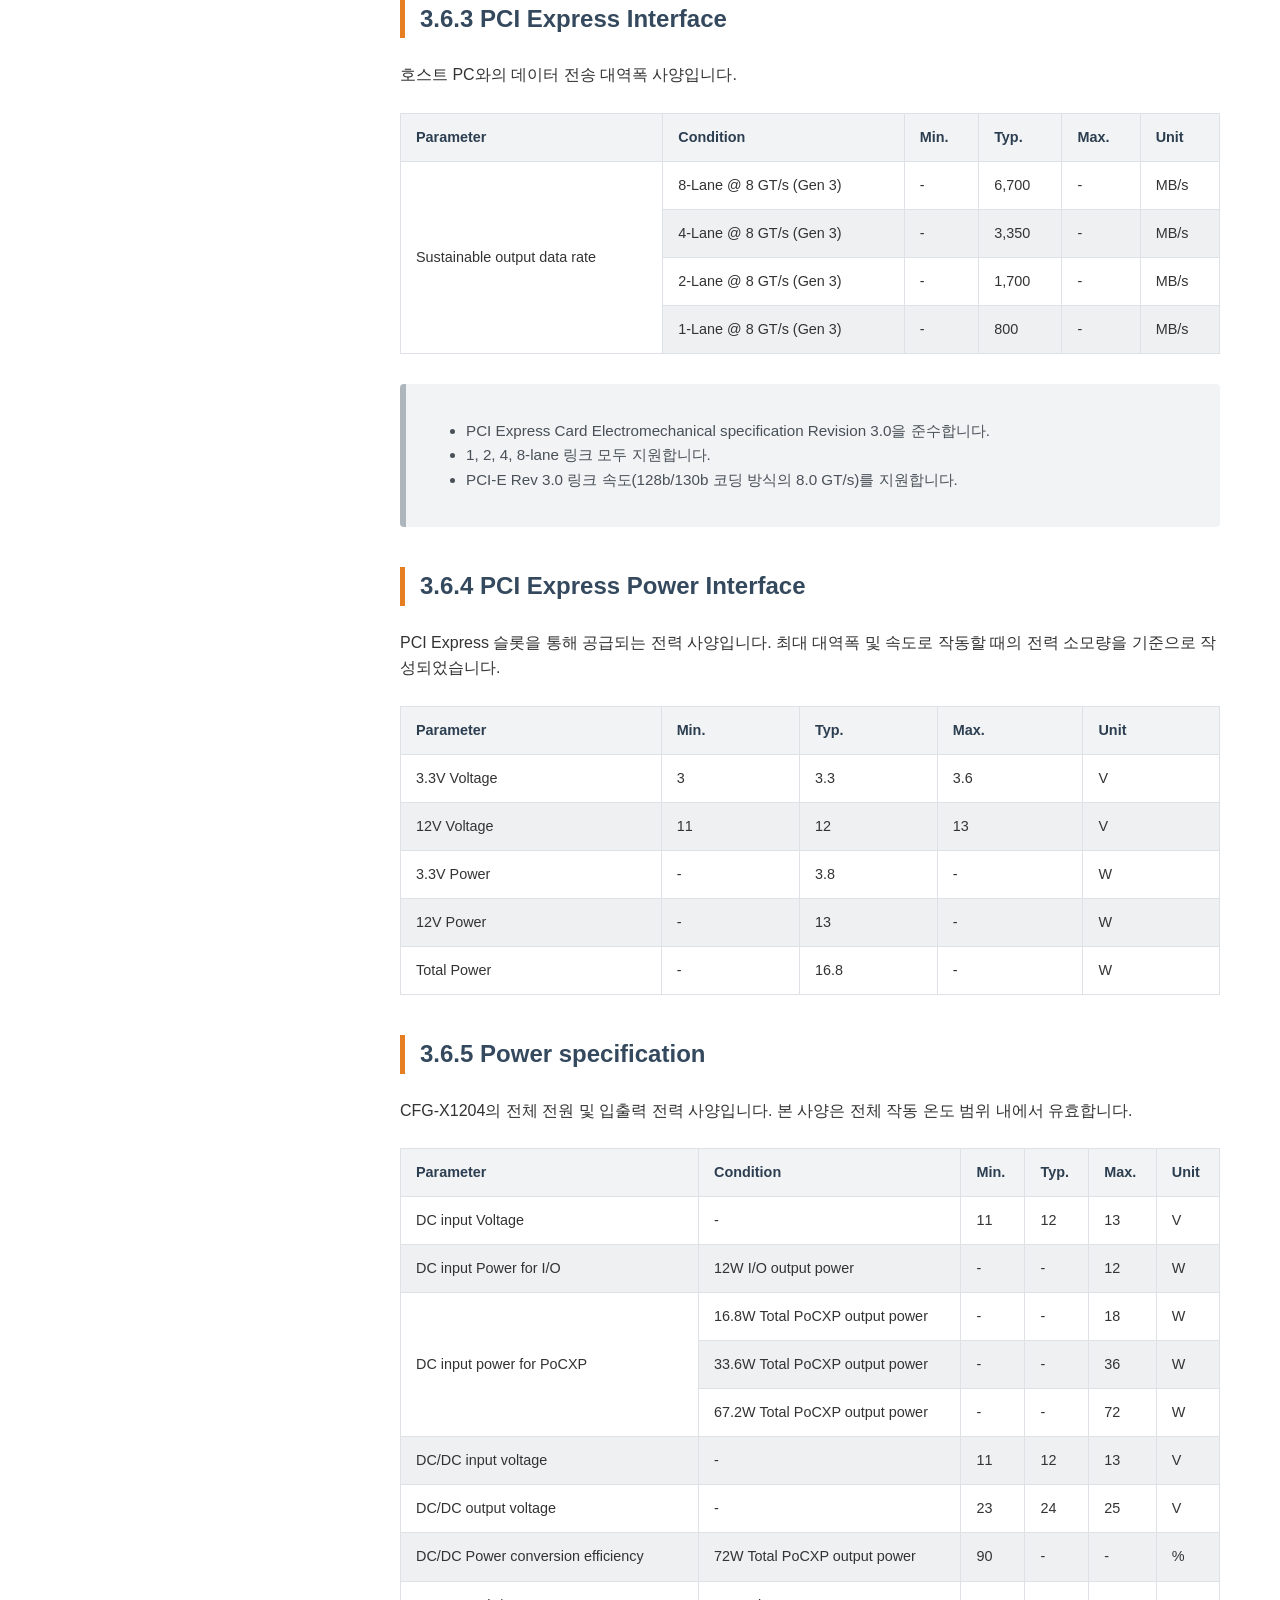
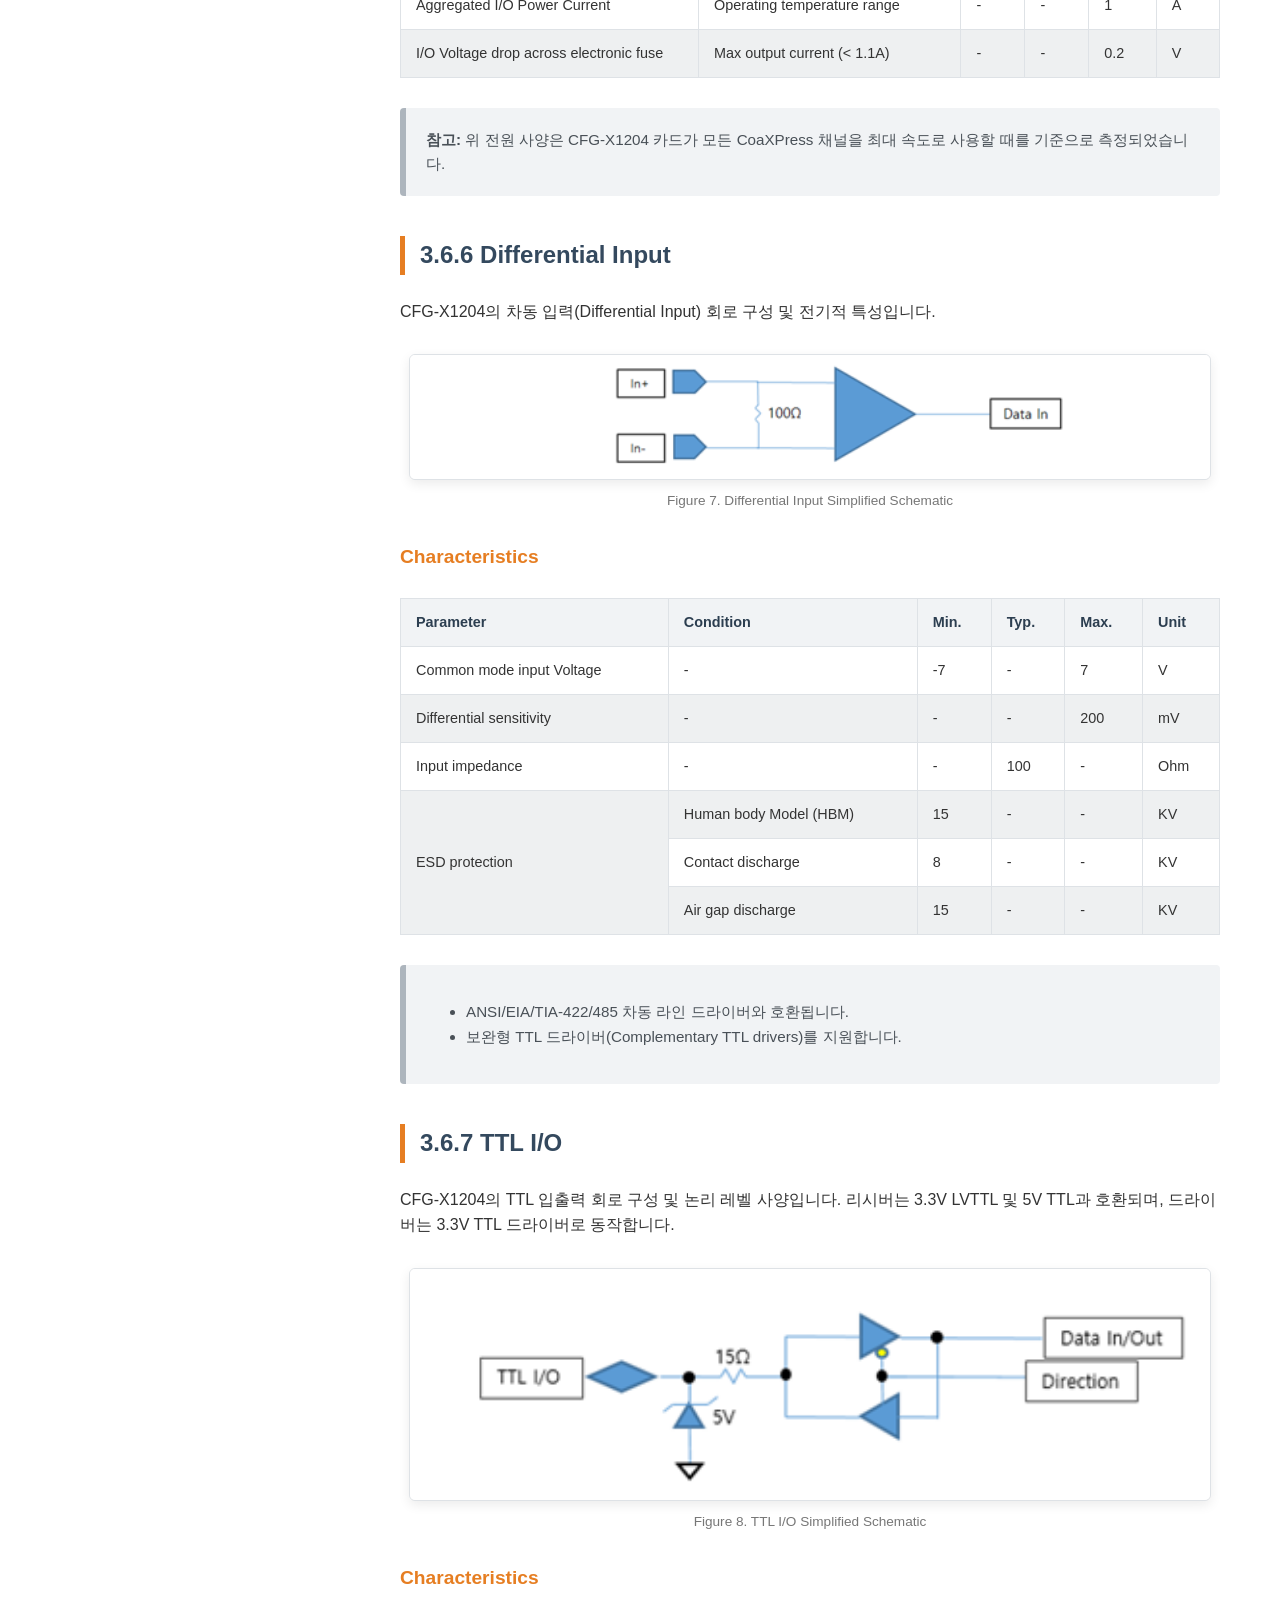
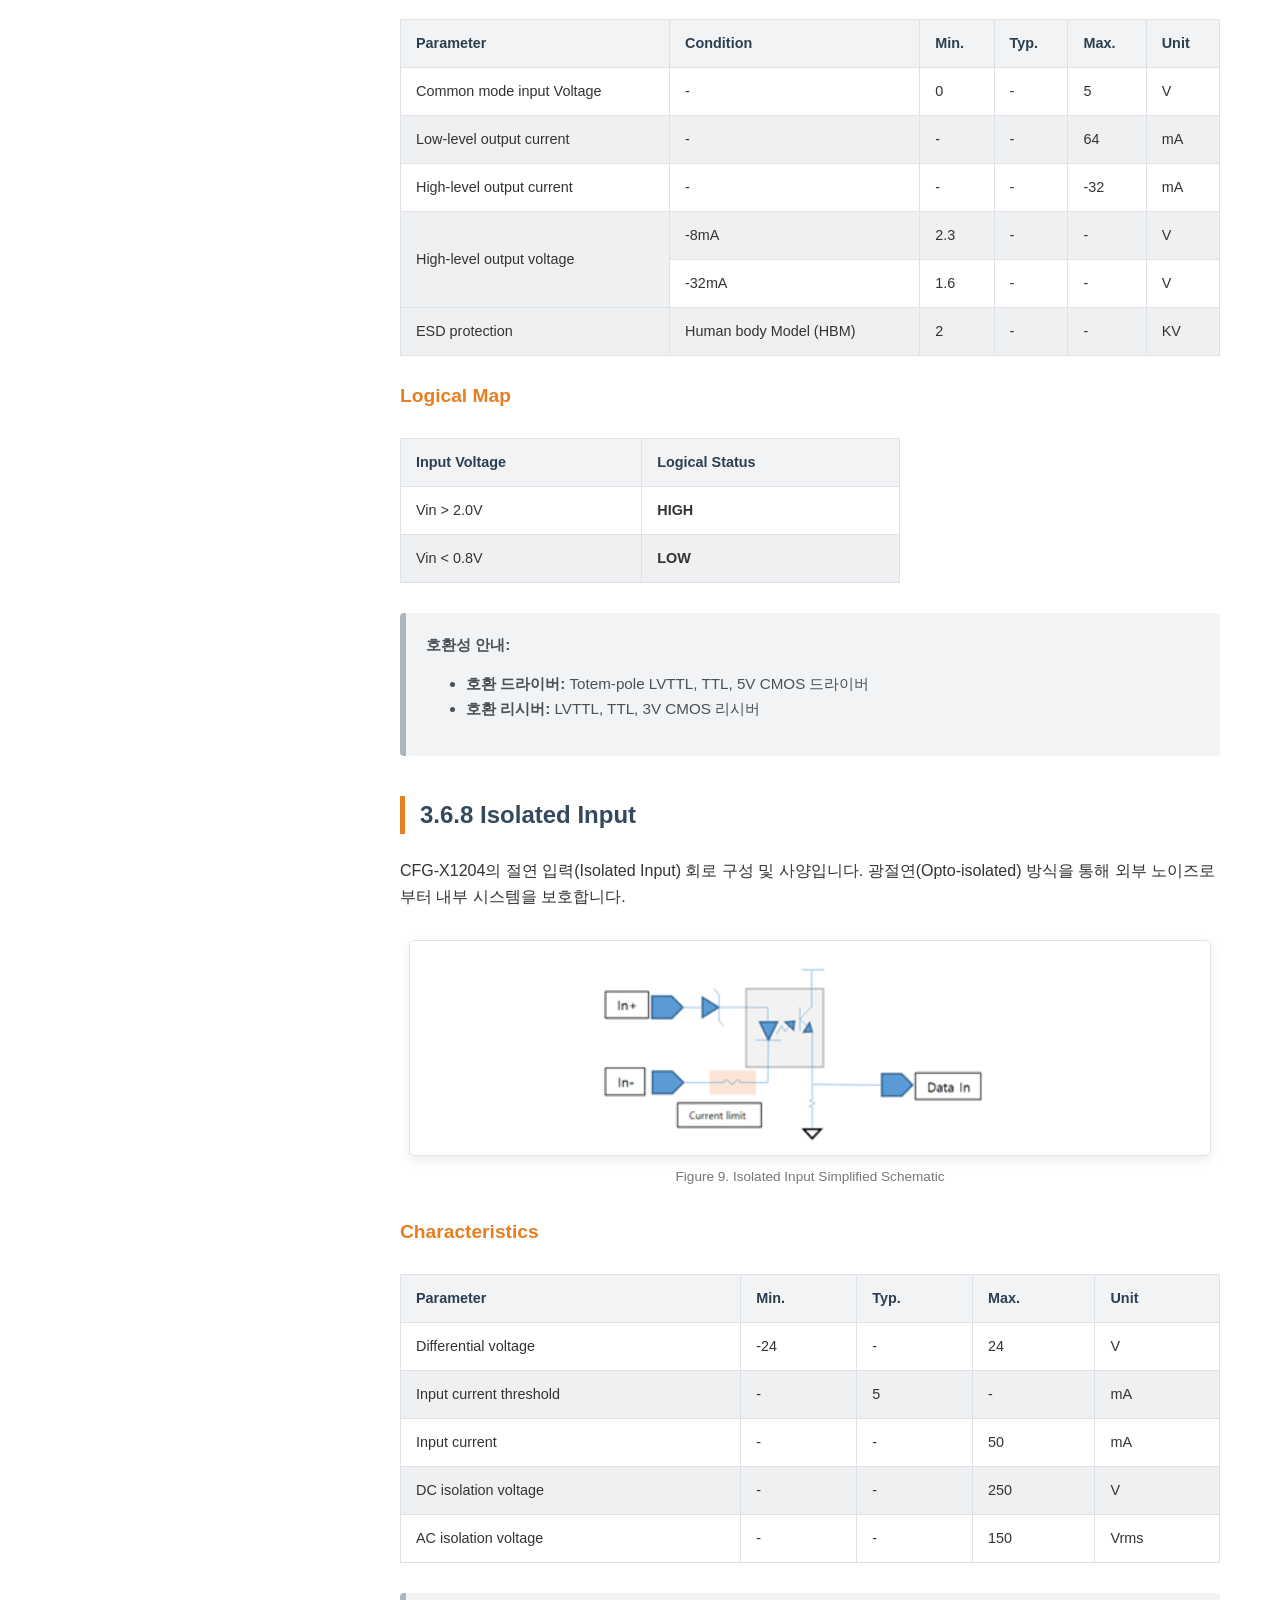
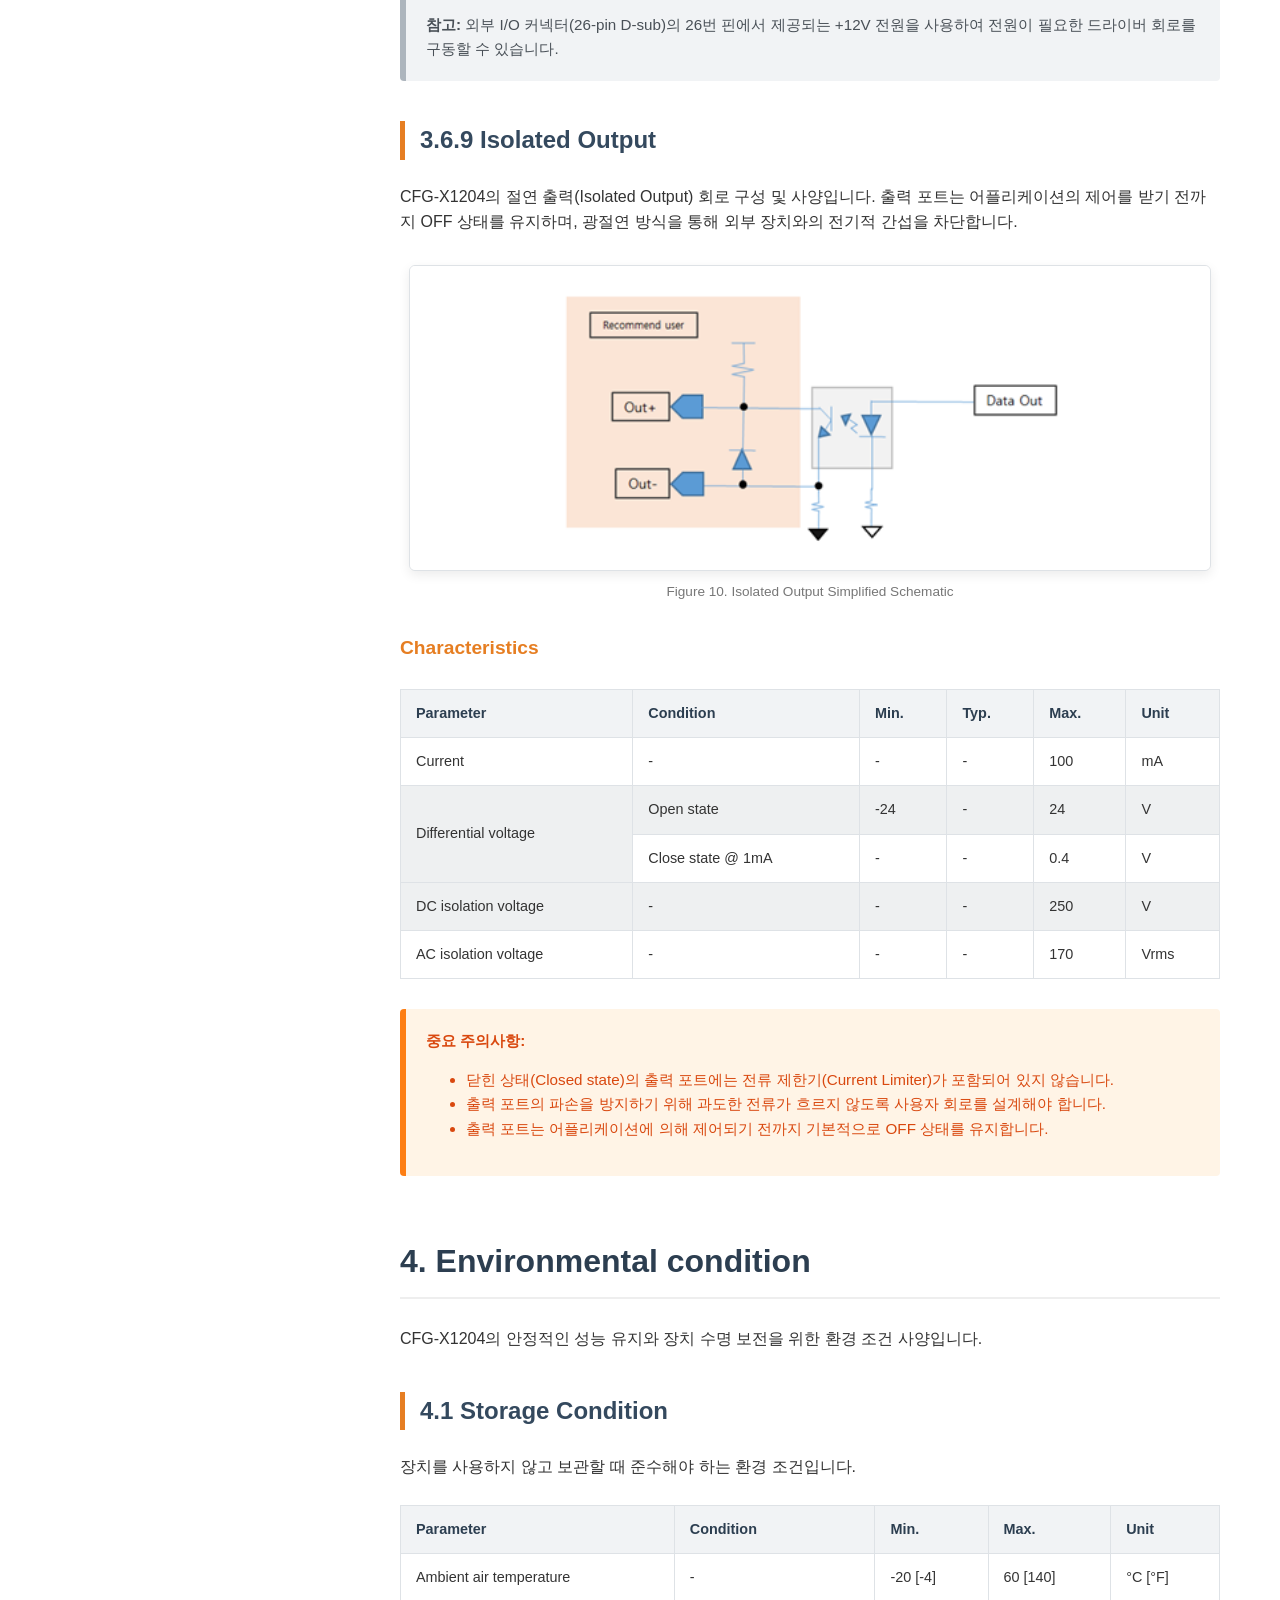
<file: manuals/framegrabber/CFG-X1204/index.html>
<!DOCTYPE html>
<html lang="ko">
<head>
    <meta charset="UTF-8">
    <title>CFG-X1204 Hardware Manual</title>
    <style>
        :root { --primary-color: #2c3e50; --accent-color: #e67e22; --sidebar-bg: #f8f9fa; --border-color: #dee2e6; --surface-bg: #fff; --panel-bg: #fff; --muted-bg: #f1f3f5; --text-color: #333; --subtle-text: #555; --footer-text: #777; --shadow-color: rgba(0,0,0,0.08); }
        body { font-family: 'Segoe UI', Arial, sans-serif; display: flex; margin: 0; line-height: 1.6; color: var(--text-color); background: var(--surface-bg); }
        
        /* 사이드바 스타일 */
        .sidebar { width: 320px; height: 100vh; background: var(--sidebar-bg); border-right: 1px solid var(--border-color); position: fixed; padding: 25px; overflow-y: auto; box-sizing: border-box; }
        .sidebar h2 { font-size: 1.2rem; color: var(--primary-color); border-bottom: 2px solid var(--accent-color); padding-bottom: 10px; margin-bottom: 20px; }
        .sidebar ul { list-style: none; padding: 0; }
        .sidebar li { margin: 10px 0; }
        .sidebar a { text-decoration: none; color: var(--subtle-text); font-size: 0.9rem; transition: 0.2s; }
        .sidebar a:hover { color: var(--accent-color); padding-left: 5px; }
        .sidebar .back-link { display: inline-block; margin-bottom: 22px; color: var(--primary-color); font-size: 0.92rem; }
        .sidebar .sub-item { padding-left: 15px; font-size: 0.85rem; }

        /* 메인 컨텐츠 스타일 */
        .main-content { margin-left: 340px; padding: 60px; max-width: 1000px; box-sizing: border-box; }
        header { border-bottom: 1px solid var(--border-color); margin-bottom: 50px; padding-bottom: 20px; }
        .confidential { color: #e74c3c; font-weight: bold; font-size: 0.8rem; letter-spacing: 2px; }
        h1 { font-size: 2.8rem; color: var(--primary-color); margin: 10px 0; }
        h2 { font-size: 2rem; color: var(--primary-color); border-bottom: 2px solid #eee; padding-bottom: 10px; margin-top: 60px; }
        h3 { font-size: 1.5rem; color: #34495e; margin-top: 40px; border-left: 5px solid var(--accent-color); padding-left: 15px; }
        h4 { font-size: 1.2rem; color: var(--accent-color); margin-top: 25px; }

     /* 이미지 스타일 보정: 크기 제한 및 중앙 정렬 */
.manual-img {
    /* max-width: 750px; <-- 이 부분을 제거하거나 아래 클래스들이 덮어쓰게 합니다 */
    /* width: 100%; <-- 이 부분을 제거하거나 아래 클래스들이 덮어쓰게 합니다 */
    height: auto;
    display: block;
    margin: 30px auto;
    border: 1px solid var(--border-color);
    border-radius: 6px;
    box-shadow: 0 4px 12px var(--shadow-color);
    background-color: var(--panel-bg);
}

/* --- 새로 추가할 이미지 크기 조절용 유틸리티 클래스 --- */

/* 큰 이미지용 (기존 구조도, 블록도 등) */
.w-large { width: 100%; max-width: 800px; }

/* 중간 크기용 (26핀 커넥터 등) */
.w-medium { width: 100%; max-width: 500px; }

/* 작은 이미지용 (6핀 파워 커넥터 등) - 요청하신 부분! */
.w-small { width: 100%; max-width: 300px; }

/* 이미지 설명(캡션) 스타일 추가 (선택 사항) */
.img-caption {
    text-align: center;
    font-size: 0.85rem;
    color: var(--footer-text);
    margin-top: -20px;
    margin-bottom: 30px;
}
        /* 테이블 스타일 */
        table { width: 100%; border-collapse: collapse; margin: 25px 0; font-size: 0.9rem; border: 1px solid var(--border-color); }
        th, td { border: 1px solid var(--border-color); padding: 12px 15px; text-align: left; }
        th { background: var(--muted-bg); font-weight: 700; color: var(--primary-color); }
        tr:nth-child(even) { background: color-mix(in srgb, var(--surface-bg) 92%, var(--primary-color) 8%); }

        /* 알림 박스 스타일 */
        .box { padding: 20px; border-left: 6px solid; margin: 30px 0; border-radius: 4px; font-size: 0.95rem; }
        .caution { background: #fff9db; border-color: #fab005; color: #856404; }
        .warning { background: #fff4e6; border-color: #fd7e14; color: #d9480f; }
        .danger { background: #fff5f5; border-color: #ff6b6b; color: #c92a2a; }
        .note { background: var(--muted-bg); border-color: #adb5bd; color: #495057; }

        footer { margin-top: 100px; padding-top: 30px; border-top: 1px solid var(--border-color); font-size: 0.9rem; color: var(--footer-text); text-align: center; }

        @media print { .sidebar { display: none; } .main-content { margin-left: 0; padding: 20px; } }
    </style>
</head>
<body>

<nav class="sidebar">
    <h2>CFG-X1204 Manual</h2>
    <a class="back-link" href="../../../index.html">&larr; Manual Center</a>
    <ul>
        <li><a href="#rev">Revision History</a></li>
        
        <li><a href="#sec1">1. Precautions</a>
            <ul class="sub-item">
                <li><a href="#sec1-1">1.1 Safety</a></li>
                <li><a href="#sec1-2">1.2 Warranty</a></li>
            </ul>
        </li>

        <li><a href="#sec2">2. Introduction</a></li>

        <li><a href="#sec3">3. Hardware</a>
            <ul class="sub-item">
                <li><a href="#sec3-1">3.1 Specification</a></li>
                <li><a href="#sec3-2">3.2 Structure</a></li>
                <li><a href="#sec3-3">3.3 Block Diagram</a></li>
                <li><a href="#sec3-4">3.4 Connector Pinout</a>
                    <ul class="sub-item" style="padding-left: 15px; list-style-type: circle;">
                        <li><a href="#sec3-4-1">3.4.1 Data Connector</a></li>
                        <li><a href="#sec3-4-2">3.4.2 External I/O</a></li>
                        <li><a href="#sec3-4-3">3.4.3 Auxiliary Power</a></li>
                    </ul>
                </li>
                <li><a href="#sec3-5">3.5 LED Indicators</a></li>
                <li><a href="#sec3-6">3.6 Electrical Specification</a></li>
            </ul>
        </li>

        <li><a href="#sec4">4. Environmental Condition</a>
            <ul class="sub-item">
                <li><a href="#sec4-1">4.1 Storage Condition</a></li>
                <li><a href="#sec4-2">4.2 Operating Condition</a></li>
            </ul>
        </li>

        <li><a href="#sec5">5. System Setup & Compliance</a>
            <ul class="sub-item">
                <li><a href="#sec5-1">5.1 Software Integration</a></li>
                <li><a href="#sec5-2">5.2 Cable & Distance</a></li>
                <li><a href="#sec5-3">5.3 PCIe & BIOS Settings</a></li>
                <li><a href="#sec5-4">5.4 Camera Topology</a></li>
                <li><a href="#sec5-5">5.5 Certifications</a></li>
            </ul>
        </li>
    </ul>
</nav>

    <main class="main-content">
        <header>
            <div class="confidential">CONFIDENTIAL</div>
            <h1>CFG-X1204</h1>
            <p>High Performance CoaXPress 2.1 Frame Grabber Hardware Manual</p>
            <p><strong>Version:</strong> Rev.1.1 | <strong>Date:</strong> 2025. 06. 24</p>
        </header>

        <section id="rev">
            <h2>REVISION HISTORY</h2>
            <table>
                <thead>
                    <tr><th>Revision</th><th>Date</th><th>Description</th></tr>
                </thead>
                <tbody>
                    <tr><td>1.0</td><td>2026. 02. 10</td><td>Initial Release</td></tr>
                </tbody>
            </table>
        </section>

        <section id="sec1">
            <h2>1. Precautions</h2>
            <h3 id="sec1-1">1.1 Safety</h3>
            <div class="box caution">
                <strong>[주의 - Caution]</strong>
                <ul>
                    <li>제품과 관련된 법규 및 안전 규정을 준수하십시오.</li>
                    <li>문제가 발생하면 즉시 사용을 중단하고 점검을 받으십시오.</li>
                    <li>결함이 있거나 손상된 제품을 무리하게 작동시키지 마십시오.</li>
                    <li>지정된 전압 범위 내에서 안정적인 전원을 공급하십시오.</li>
                    <li>유지보수 및 수리는 크래비스(Crevis) 기술지원팀에 문의하십시오.</li>
                </ul>
            </div>

            <div class="box warning">
                <strong>[경고 - Warning]</strong> 회피하지 않을 경우 신체적 부상이나 제품 및 주변 환경의 손상을 초래할 수 있는 상황을 나타냅니다.
            </div>

            <div class="box danger">
                <strong>[위험 - Danger]</strong> 회피하지 않을 경우 사망이나 심각한 부상을 초래할 수 있는 긴박한 위험 상황입니다.
            </div>

<h3 id="sec1-2">1.2 Warranty</h3>
<p>CFG-X1204는 크래비스(Crevis)의 엄격한 품질 관리 및 검사 시스템을 거쳐 제조되었습니다.</p>

<div class="box note">
    <strong>무상 보증 서비스 (Warranty Service)</strong>
    <ul>
        <li><strong>보증 기간:</strong> 제품 구매일로부터 <strong>2년 동안</strong> 재료 및 공정상의 결함에 대해 무상 수리를 보증합니다.</li>
        <li>보증 기간 내 정상적인 사용 상태에서 발생한 하자에 대해서는 무상 수리 서비스를 제공합니다.</li>
    </ul>
</div>

<h4>보증 제외 사항 (Warranty Exclusions)</h4>
<p>다음과 같은 사유로 발생한 문제 및 손상에 대해서는 보증 서비스가 적용되지 않습니다:</p>

<table>
    <thead>
        <tr>
            <th>분류</th>
            <th>상세 제외 사유 (Exclusion Details)</th>
        </tr>
    </thead>
    <tbody>
        <tr>
            <td><strong>사용자 과실 및 오용</strong></td>
            <td>
                <ul>
                    <li>부적절한 입력 전압(Line Voltages) 또는 규격 외 퓨즈 사용 </li>
                    <li>불충분한 환기(Ventilation) 또는 제품 지침 미준수 </li>
                    <li>승인되지 않은 임의 개조 및 제품 구성 변경 </li>
                    <li>사용자 부주의에 의한 오용 및 학대(Abuse) </li>
                </ul>
            </td>
        </tr>
        <tr>
            <td><strong>외부 요인 및 환경</strong></td>
            <td>
                <ul>
                     <li>타사 장치, 불량 부품 또는 비정품 액세서리 사용으로 인한 문제</li>
                     <li>천재지변(낙뢰, 홍수, 지진, 태풍 등)에 의한 손상</li>
                     <li>부적절한 포장으로 인한 운송 중 파손</li>
                </ul>
            </td>
        </tr>
        <tr>
            <td><strong>일반 및 소모성 항목</strong></td>
            <td>
                <ul>
                     <li>정상적인 사용에 따른 마모 및 노후(Normal wear and tear)</li>
                     <li>필터, 소모성 부품 또는 수명이 정해진 컴포넌트</li>
                     <li>공식 대리점 및 판매처를 통하지 않은 구매 제품</li>
                </ul>
            </td>
        </tr>
    </tbody>
</table>

<div class="box caution">
     <strong>보증 외 서비스 안내:</strong> 보증 기간이 만료되었거나 보증 제외 사항에 해당하는 경우, 수리 비용 및 왕복 운송 비용(Freight costs)은 고객이 부담해야 합니다.
</div>
        </section>

        <section id="sec2">
            <h2>2. Introduction</h2>
            <p><strong>CFG-X1204</strong>는 최신 CoaXPress 2.1 표준을 지원하며 고속 데이터 전송에 최적화된 프레임 그래버입니다.</p>
            <ul>
                <li>PCI Express Gen3 x8Lane 인터페이스를 지원하여 최대 대역폭을 확보합니다.</li>
                <li>GenICam 표준 호환으로 다양한 비전 소프트웨어와 쉽게 연동됩니다.</li>
                <li>채널당 최대 12.5Gbps의 데이터 전송률을 제공하며 멀티 카메라 환경을 지원합니다.</li>
            </ul>
        </section>

        <section id="sec3">
            <h2>3. Hardware</h2>
            <h3 id="sec3-1">3.1 Specification</h3>
            <table>
                <thead>
                    <tr><th>Item</th><th>Description</th></tr>
                </thead>
                <tbody>
                    <tr><td>PC Interface</td><td>PCI Express Gen3, 8-Lane</td></tr>
                    <tr><td>Camera Interface</td><td>CoaXPress 2.1</td></tr>
                    <tr><td>HOST Connector</td><td>4 x Micro-BNC (impedance 75Ω)</td></tr>
                    <tr><td>Power Support</td><td>PoCXP 지원 (17W per connector, 24V DC regulated)</td></tr>
                    <tr><td>GPIO Connector</td><td>26-Pin D-sub Connector</td></tr>
                    <tr><td>Dimensions</td><td>132 x 103 mm (PCB)</td></tr>
                </tbody>
            </table>

            <h3 id="sec3-2">3.2 Structure</h3>
            <p>CFG-X1204의 물리적 구조 및 주요 구성 요소의 배치입니다.</p>
            
            <img src="images/structure.png" alt="CFG-X1204 Hardware Structure" class="manual-img w-large">
	<p class="img-caption">Figure 1. CFG-X1204 외관 및 주요 부칭</p>

            <h3 id="sec3-3">3.3 Block Diagram</h3>
            <p>제품 내부의 데이터 흐름 및 주요 하드웨어 컴포넌트 간의 연결 블록도입니다.</p>
            
            <img src="images/block diagram.png" alt="CFG-X1204 Block Diagram" class="manual-img w-large">
	<p class="img-caption">Figure 2. 시스템 내부 구성 블록 다이어그램</p>

            <h3 id="sec3-4">3.4 Connector Pinout</h3>
<h4 id="sec3-4-1">3.4.1 CoaXPress Data Connector (Micro-BNC)</h4>
<p>CFG-X1204의 고속 데이터 전송을 위한 CoaXPress 호스트 커넥터 사양입니다.</p>

<table>
    <thead>
        <tr>
            <th>구분 (Item)</th>
            <th>상세 사양 (Description)</th>
        </tr>
    </thead>
    <tbody>
        <tr>
            <th>Connector Name</th>
            <td>CoaXPress HOST</td>
        </tr>
        <tr>
            <th>Connector Type</th>
            <td>4 x Micro-BNC (Impedance 75Ω)</td>
        </tr>
        <tr>
            <th>Location</th>
            <td>Card Bracket (슬롯 브라켓)</td>
        </tr>
        <tr>
            <th>Instruction</th>
            <td>CoaXPress HOST Interface</td>
        </tr>
    </tbody>
</table>


<img src="images/connector.png" alt="CFG-X1204 Connector Layout" class="manual-img w-medium">
<p class="img-caption">Figure 3. CXP Data Connector Layout</p>

<table>
    <thead>
        <tr>
            <th>Pin</th>
            <th>Signal</th>
            <th>Directions / Description</th>
        </tr>
    </thead>
    <tbody>
        <tr>
            <td>Inner 1 ~ 4</td>
            <td>CXP_A ~ CXP_D</td>
            <td>CoaXPress Host Connection (CH A ~ CH D)</td>
        </tr>
        <tr>
            <td>Outer 1 ~ 4</td>
            <td>GND</td>
            <td>System Ground (차폐 및 접지)</td>
        </tr>
    </tbody>
</table>

<h3 id="sec3-4-2">3.4.2 External I/O Connector (26-Pin D-sub)</h3>
<p>Universal I/O 및 외부 전원 출력을 위한 26-pin D-sub 커넥터 사양입니다.</p>

<table>
    <thead>
        <tr>
            <th>구분 (Item)</th>
            <th>상세 사양 (Description)</th>
        </tr>
    </thead>
    <tbody>
        <tr>
            <th>Connector Name</th>
            <td>External I/O Connector</td>
        </tr>
        <tr>
            <th>Connector Type</th>
            <td>26-Pin D-sub (High-density)</td>
        </tr>
        <tr>
            <th>Instruction</th>
            <td>Universal I/O & Power Output</td>
        </tr>
    </tbody>
</table>


<img src="images/io_connector.png" alt="26-pin D-sub Connector Pinout" class="manual-img w-medium">
<p class="img-caption">Figure 4. External I/O Connector Pin Layout</p>

<table>
    <thead>
        <tr>
            <th>Pin</th>
            <th>Signal Name</th>
            <th>Pin</th>
            <th>Signal Name</th>
        </tr>
    </thead>
    <tbody>
        <tr>
            <td>1</td><td>GND (System Ground)</td>
            <td>14</td><td>IS_INPUT_3+ (Isolated)</td>
        </tr>
        <tr>
            <td>2</td><td>D_INPUT_2+ (Differential)</td>
            <td>15</td><td>IS_INPUT_4+ (Isolated)</td>
        </tr>
        <tr>
            <td>3</td><td>IS_INPUT_1+ (Isolated)</td>
            <td>16</td><td>IS_OUTPUT_2+ (Isolated)</td>
        </tr>
        <tr>
            <td>4</td><td>IS_INPUT_3- (Isolated)</td>
            <td>17</td><td>TTL_IO_2</td>
        </tr>
        <tr>
            <td>5</td><td>IS_INPUT_4- (Isolated)</td>
            <td>18</td><td>GND (System Ground)</td>
        </tr>
        <tr>
            <td>6</td><td>IS_OUTPUT_2- (Isolated)</td>
            <td>19</td><td>IS_INPUT_1- (Isolated)</td>
        </tr>
        <tr>
            <td>7</td><td>GND (System Ground)</td>
            <td>20</td><td>IS_INPUT_1+ (Isolated)</td>
        </tr>
        <tr>
            <td>8</td><td>NC</td>
            <td>21</td><td>IS_INPUT_2- (Isolated)</td>
        </tr>
        <tr>
            <td>9</td><td>GND (System Ground)</td>
            <td>22</td><td>IS_OUTPUT_1- (Isolated)</td>
        </tr>
        <tr>
            <td>10</td><td>GND (System Ground)</td>
            <td>23</td><td>IS_OUTPUT_1+ (Isolated)</td>
        </tr>
        <tr>
            <td>11</td><td>D_INPUT_2- (Differential)</td>
            <td>24</td><td>GND (System Ground)</td>
        </tr>
        <tr>
            <td>12</td><td>IS_INPUT_1- (Isolated)</td>
            <td>25</td><td>TTL_IO_1</td>
        </tr>
        <tr>
            <td>13</td><td>IS_INPUT_2+ (Isolated)</td>
            <td>26</td><td>+12V (External Power Output)</td>
        </tr>
    </tbody>
</table>
<h3 id="sec3-4-3">3.4.3 Auxiliary Power Connector</h3>
<p>PoCXP(Power over CoaXPress) 기능 및 GPIO 제어를 위한 내부 전원 공급 커넥터 사양입니다.</p>

<table>
    <thead>
        <tr>
            <th>구분 (Item)</th>
            <th>상세 사양 (Description)</th>
        </tr>
    </thead>
    <tbody>
        <tr>
            <th>Connector Name</th>
            <td>Auxiliary Power Connector</td>
        </tr>
        <tr>
            <th>Connector Type</th>
            <td>6-pin (4.2mm Pitch)</td>
        </tr>
        <tr>
            <th>Location</th>
            <td>Inside of the board (보드 내부 상단)</td>
        </tr>
        <tr>
            <th>Instruction</th>
            <td>Auxiliary 12V input power for PoCXP and GPIO control</td>
        </tr>
    </tbody>
</table>


<img src="images/power connector.png" alt="CFG-X1204 Auxiliary Power Connector" class="manual-img w-small">
<p class="img-caption">Figure 5. Auxiliary Power Connector Layout</p>

<table>
    <thead>
        <tr>
            <th>Pin</th>
            <th>Signal</th>
            <th>Directions / Description</th>
        </tr>
    </thead>
    <tbody>
        <tr>
            <td>1, 2, 3</td>
            <td>+12V input</td>
            <td>Auxiliary 12V Input Power (보조 전원 입력)</td>
        </tr>
        <tr>
            <td>4, 6</td>
            <td>GND</td>
            <td>System Ground (접지)</td>
        </tr>
    </tbody>
</table>

<div class="box warning">
    <strong>주의:</strong> PoCXP 기능을 원활하게 사용하기 위해서는 반드시 PC 파워 서플라이의 6핀 보조 전원을 이 커넥터에 연결해야 합니다.
</div>
<h3 id="sec3-5">3.5 LED Status Indicators</h3>
<p>CFG-X1204 브라켓에 위치한 4개의 LED(A, B, C, D)를 통해 장치의 전원, 연결 상태 및 에러 발생 여부를 실시간으로 확인할 수 있습니다.</p>

<table>
    <thead>
        <tr>
            <th>특성 (Characteristic)</th>
            <th>내용 (Contents)</th>
        </tr>
    </thead>
    <tbody>
        <tr>
            <th>Name</th>
            <td>Status LED</td>
        </tr>
        <tr>
            <th>Type</th>
            <td>Dip Type</td>
        </tr>
        <tr>
            <th>Location</th>
            <td>Card Bracket (외부 브라켓)</td>
        </tr>
        <tr>
            <th>Instruction</th>
            <td>Device connection status / Mode status / Warning detection</td>
        </tr>
    </tbody>
</table>

<img src="images/led layout.png" alt="CFG-X1204 LED Layout" class="manual-img w-medium">
<p class="img-caption">Figure 6. Status LED (A, B, C, D) Location on Bracket</p>

<table style="width: 100%; border-collapse: collapse; margin-top: 10px;">
        <thead>
            <tr style="background-color: #2c3e50; color: white;">
                <th style="border: 1px solid #dee2e6; padding: 12px;">LED</th>
                <th style="border: 1px solid #dee2e6; padding: 12px;">Lamp status</th>
                <th style="border: 1px solid #dee2e6; padding: 12px;">Definition</th>
                <th style="border: 1px solid #dee2e6; padding: 12px;">Directions</th>
            </tr>
        </thead>
        <tbody>
            <tr>
                <td style="border: 1px solid #dee2e6; padding: 10px; text-align: center;">Off</td>
                <td style="border: 1px solid #dee2e6; padding: 10px;">Off</td>
                <td style="border: 1px solid #dee2e6; padding: 10px;">Off</td>
                <td style="border: 1px solid #dee2e6; padding: 10px;">System Off. Power is not on</td>
            </tr>
            <tr>
                <td style="border: 1px solid #dee2e6; padding: 10px; text-align: center; color: orange; font-weight: bold;">Orange</td>
                <td style="border: 1px solid #dee2e6; padding: 10px;">Solid orange</td>
                <td style="border: 1px solid #dee2e6; padding: 10px;">Host Init.</td>
                <td style="border: 1px solid #dee2e6; padding: 10px;">System booting</td>
            </tr>
            <tr>
                <td style="border: 1px solid #dee2e6; padding: 10px; text-align: center; color: green; font-weight: bold;">Green</td>
                <td style="border: 1px solid #dee2e6; padding: 10px;">Solid green</td>
                <td style="border: 1px solid #dee2e6; padding: 10px;">Waiting</td>
                <td style="border: 1px solid #dee2e6; padding: 10px;">Device / Host connected, but no data being transferred.</td>
            </tr>
            <tr>
                <td style="border: 1px solid #dee2e6; padding: 10px; text-align: center; color: red; font-weight: bold;">Red</td>
                <td style="border: 1px solid #dee2e6; padding: 10px;">Solid Red</td>
                <td style="border: 1px solid #dee2e6; padding: 10px;">Error</td>
                <td style="border: 1px solid #dee2e6; padding: 10px;">The PoCXP over-current protection has tripped.</td>
            </tr>
            <tr>
                <td style="border: 1px solid #dee2e6; padding: 10px; text-align: center; color: orange; font-weight: bold;">Orange</td>
                <td style="border: 1px solid #dee2e6; padding: 10px;">Flash 1 Orange</td>
                <td style="border: 1px solid #dee2e6; padding: 10px;">Waiting</td>
                <td style="border: 1px solid #dee2e6; padding: 10px;">Device / Host connected, waiting for event( e.g. Trigger)</td>
            </tr>
            <tr>
                <td style="border: 1px solid #dee2e6; padding: 10px; text-align: center; font-weight: bold;"><span style="color: green;">Green</span>/<span style="color: orange;">orange</span></td>
                <td style="border: 1px solid #dee2e6; padding: 10px;">AlternateFlash 12.5</td>
                <td style="border: 1px solid #dee2e6; padding: 10px;">Device detect</td>
                <td style="border: 1px solid #dee2e6; padding: 10px;">Connection detection in progress, PoCXP active.</td>
            </tr>
            <tr>
                <td style="border: 1px solid #dee2e6; padding: 10px; text-align: center; font-weight: bold;"><span style="color: green;">Green</span>/<span style="color: orange;">orange</span></td>
                <td style="border: 1px solid #dee2e6; padding: 10px;">AlternateFlash 0.5</td>
                <td style="border: 1px solid #dee2e6; padding: 10px;">Test</td>
                <td style="border: 1px solid #dee2e6; padding: 10px;">Connection test packets being sent</td>
            </tr>
            <tr>
                <td style="border: 1px solid #dee2e6; padding: 10px; text-align: center; color: green; font-weight: bold;">Green</td>
                <td style="border: 1px solid #dee2e6; padding: 10px;">Flash 12.5 Green</td>
                <td style="border: 1px solid #dee2e6; padding: 10px;">Streaming</td>
                <td style="border: 1px solid #dee2e6; padding: 10px;">The Device to Host connection is established</td>
            </tr>
            <tr>
                <td style="border: 1px solid #dee2e6; padding: 10px; text-align: center; color: red; font-weight: bold;">Red</td>
                <td style="border: 1px solid #dee2e6; padding: 10px;">Flash 1 Red</td>
                <td style="border: 1px solid #dee2e6; padding: 10px;">System status</td>
                <td style="border: 1px solid #dee2e6; padding: 10px;">Host is powered on but no device is connected.</td>
            </tr>
            <tr>
                <td style="border: 1px solid #dee2e6; padding: 10px; text-align: center; color: red; font-weight: bold;">Red</td>
                <td style="border: 1px solid #dee2e6; padding: 10px;">Flash 0.5 Red</td>
                <td style="border: 1px solid #dee2e6; padding: 10px;">Error</td>
                <td style="border: 1px solid #dee2e6; padding: 10px;">CRC or bit-error detected during transfer.</td>
            </tr>
            <tr>
                <td style="border: 1px solid #dee2e6; padding: 10px; text-align: center; color: red; font-weight: bold;">Red</td>
                <td style="border: 1px solid #dee2e6; padding: 10px;">Flash 12.5 Red</td>
                <td style="border: 1px solid #dee2e6; padding: 10px;">Error</td>
                <td style="border: 1px solid #dee2e6; padding: 10px;">Host system error. ( e.g. internal error)</td>
            </tr>
        </tbody>
    </table>
<h2 id="sec3-6">3.6 Electrical Specification</h2>

<h3 id="sec3-6-1">3.6.1 CoaXPress Host Interface</h3>
<p>CFG-X1204의 CoaXPress 인터페이스 데이터 비트 레이트 사양입니다.</p>

<table>
    <thead>
        <tr>
            <th>Parameter</th>
            <th>Condition</th>
            <th>Min.</th>
            <th>Typ.</th>
            <th>Max.</th>
            <th>Unit</th>
        </tr>
    </thead>
    <tbody>
        <tr>
            <td>High-speed connection bit rate</td>
            <td>-</td>
            <td>1.25</td>
            <td>-</td>
            <td>12.5</td>
            <td>GT/s</td>
        </tr>
        <tr>
            <td rowspan="2">Low-speed connection bit rate</td>
            <td>1.25GT/s ~ 6.25GT/s</td>
            <td>-</td>
            <td>20.833</td>
            <td>-</td>
            <td>MT/s</td>
        </tr>
        <tr>
            <td>10.0GT/s ~ 12.5GT/s</td>
            <td>-</td>
            <td>41.666</td>
            <td>-</td>
            <td>MT/s</td>
        </tr>
    </tbody>
</table>

<h3 id="sec3-6-2">3.6.2 Power Transmitting Unit</h3>
<p>PoCXP를 통한 카메라 전원 공급 사양입니다.</p>

<table>
    <thead>
        <tr>
            <th>Parameter</th>
            <th>Min.</th>
            <th>Typ.</th>
            <th>Max.</th>
            <th>Unit</th>
        </tr>
    </thead>
    <tbody>
        <tr>
            <td>DC Output voltage</td>
            <td>22.5</td>
            <td>24</td>
            <td>25.5</td>
            <td>V</td>
        </tr>
        <tr>
            <td>Available output power</td>
            <td>16</td>
            <td>-</td>
            <td>-</td>
            <td>W</td>
        </tr>
        <tr>
            <td>OCP Holding current</td>
            <td>810</td>
            <td>-</td>
            <td>-</td>
            <td>mA</td>
        </tr>
        <tr>
            <td>OCP nominal trip current</td>
            <td>-</td>
            <td>-</td>
            <td>5</td>
            <td>A</td>
        </tr>
        <tr>
            <td>PoCXP Device detection sensing current</td>
            <td>1</td>
            <td>-</td>
            <td>1500</td>
            <td>mA</td>
        </tr>
    </tbody>
</table>

<div class="box note">
    <ul>
        <li>과전류 보호(OCP, Over-current protection) 회로가 내장되어 있습니다.</li>
        <li>PoCXP 장치 감지 기능과 함께 사용자가 직접 전원을 제어할 수 있는 AUTO/OFF Control(>1.5A) 기능을 제공합니다.</li>
    </ul>
</div>

<h3 id="sec3-6-3">3.6.3 PCI Express Interface</h3>
<p>호스트 PC와의 데이터 전송 대역폭 사양입니다.</p>

<table>
    <thead>
        <tr>
            <th>Parameter</th>
            <th>Condition</th>
            <th>Min.</th>
            <th>Typ.</th>
            <th>Max.</th>
            <th>Unit</th>
        </tr>
    </thead>
    <tbody>
        <tr>
            <td rowspan="4">Sustainable output data rate</td>
            <td>8-Lane @ 8 GT/s (Gen 3)</td>
            <td>-</td>
            <td>6,700</td>
            <td>-</td>
            <td>MB/s</td>
        </tr>
        <tr>
            <td>4-Lane @ 8 GT/s (Gen 3)</td>
            <td>-</td>
            <td>3,350</td>
            <td>-</td>
            <td>MB/s</td>
        </tr>
        <tr>
            <td>2-Lane @ 8 GT/s (Gen 3)</td>
            <td>-</td>
            <td>1,700</td>
            <td>-</td>
            <td>MB/s</td>
        </tr>
        <tr>
            <td>1-Lane @ 8 GT/s (Gen 3)</td>
            <td>-</td>
            <td>800</td>
            <td>-</td>
            <td>MB/s</td>
        </tr>
    </tbody>
</table>

<div class="box note">
    <ul>
        <li>PCI Express Card Electromechanical specification Revision 3.0을 준수합니다.</li>
        <li>1, 2, 4, 8-lane 링크 모두 지원합니다.</li>
        <li>PCI-E Rev 3.0 링크 속도(128b/130b 코딩 방식의 8.0 GT/s)를 지원합니다.</li>
    </ul>
</div><h3 id="sec3-6-4">3.6.4 PCI Express Power Interface</h3>
<p>PCI Express 슬롯을 통해 공급되는 전력 사양입니다. 최대 대역폭 및 속도로 작동할 때의 전력 소모량을 기준으로 작성되었습니다.</p>

<table>
    <thead>
        <tr>
            <th>Parameter</th>
            <th>Min.</th>
            <th>Typ.</th>
            <th>Max.</th>
            <th>Unit</th>
        </tr>
    </thead>
    <tbody>
        <tr>
            <td>3.3V Voltage</td>
            <td>3</td>
            <td>3.3</td>
            <td>3.6</td>
            <td>V</td>
        </tr>
        <tr>
            <td>12V Voltage</td>
            <td>11</td>
            <td>12</td>
            <td>13</td>
            <td>V</td>
        </tr>
        <tr>
            <td>3.3V Power</td>
            <td>-</td>
            <td>3.8</td>
            <td>-</td>
            <td>W</td>
        </tr>
        <tr>
            <td>12V Power</td>
            <td>-</td>
            <td>13</td>
            <td>-</td>
            <td>W</td>
        </tr>
        <tr>
            <td>Total Power</td>
            <td>-</td>
            <td>16.8</td>
            <td>-</td>
            <td>W</td>
        </tr>
    </tbody>
</table>

<h3 id="sec3-6-5">3.6.5 Power specification</h3>
<p>CFG-X1204의 전체 전원 및 입출력 전력 사양입니다. 본 사양은 전체 작동 온도 범위 내에서 유효합니다.</p>

<table>
    <thead>
        <tr>
            <th>Parameter</th>
            <th>Condition</th>
            <th>Min.</th>
            <th>Typ.</th>
            <th>Max.</th>
            <th>Unit</th>
        </tr>
    </thead>
    <tbody>
        <tr>
            <td>DC input Voltage</td>
            <td>-</td>
            <td>11</td>
            <td>12</td>
            <td>13</td>
            <td>V</td>
        </tr>
        <tr>
            <td>DC input Power for I/O</td>
            <td>12W I/O output power</td>
            <td>-</td>
            <td>-</td>
            <td>12</td>
            <td>W</td>
        </tr>
        <tr>
            <td rowspan="3">DC input power for PoCXP</td>
            <td>16.8W Total PoCXP output power</td>
            <td>-</td>
            <td>-</td>
            <td>18</td>
            <td>W</td>
        </tr>
        <tr>
            <td>33.6W Total PoCXP output power</td>
            <td>-</td>
            <td>-</td>
            <td>36</td>
            <td>W</td>
        </tr>
        <tr>
            <td>67.2W Total PoCXP output power</td>
            <td>-</td>
            <td>-</td>
            <td>72</td>
            <td>W</td>
        </tr>
        <tr>
            <td>DC/DC input voltage</td>
            <td>-</td>
            <td>11</td>
            <td>12</td>
            <td>13</td>
            <td>V</td>
        </tr>
        <tr>
            <td>DC/DC output voltage</td>
            <td>-</td>
            <td>23</td>
            <td>24</td>
            <td>25</td>
            <td>V</td>
        </tr>
        <tr>
            <td>DC/DC Power conversion efficiency</td>
            <td>72W Total PoCXP output power</td>
            <td>90</td>
            <td>-</td>
            <td>-</td>
            <td>%</td>
        </tr>
        <tr>
            <td>Aggregated I/O Power Current</td>
            <td>Operating temperature range</td>
            <td>-</td>
            <td>-</td>
            <td>1</td>
            <td>A</td>
        </tr>
        <tr>
            <td>I/O Voltage drop across electronic fuse</td>
            <td>Max output current (< 1.1A)</td>
            <td>-</td>
            <td>-</td>
            <td>0.2</td>
            <td>V</td>
        </tr>
    </tbody>
</table>

<div class="box note">
    <strong>참고:</strong> 위 전원 사양은 CFG-X1204 카드가 모든 CoaXPress 채널을 최대 속도로 사용할 때를 기준으로 측정되었습니다.
</div>
<h3 id="sec3-6-6">3.6.6 Differential Input</h3>
<p>CFG-X1204의 차동 입력(Differential Input) 회로 구성 및 전기적 특성입니다.</p>

<img src="images/differential input.png" alt="Differential Input Simplified Schematic" class="manual-img w-large">
<p class="img-caption">Figure 7. Differential Input Simplified Schematic</p>

<h4>Characteristics</h4>
<table>
    <thead>
        <tr>
            <th>Parameter</th>
            <th>Condition</th>
            <th>Min.</th>
            <th>Typ.</th>
            <th>Max.</th>
            <th>Unit</th>
        </tr>
    </thead>
    <tbody>
        <tr>
            <td>Common mode input Voltage</td>
            <td>-</td>
            <td>-7</td>
            <td>-</td>
            <td>7</td>
            <td>V</td>
        </tr>
        <tr>
            <td>Differential sensitivity</td>
            <td>-</td>
            <td>-</td>
            <td>-</td>
            <td>200</td>
            <td>mV</td>
        </tr>
        <tr>
            <td>Input impedance</td>
            <td>-</td>
            <td>-</td>
            <td>100</td>
            <td>-</td>
            <td>Ohm</td>
        </tr>
        <tr>
            <td rowspan="3">ESD protection</td>
            <td>Human body Model (HBM)</td>
            <td>15</td>
            <td>-</td>
            <td>-</td>
            <td>KV</td>
        </tr>
        <tr>
            <td>Contact discharge</td>
            <td>8</td>
            <td>-</td>
            <td>-</td>
            <td>KV</td>
        </tr>
        <tr>
            <td>Air gap discharge</td>
            <td>15</td>
            <td>-</td>
            <td>-</td>
            <td>KV</td>
        </tr>
    </tbody>
</table>

<div class="box note">
    <ul>
        <li>ANSI/EIA/TIA-422/485 차동 라인 드라이버와 호환됩니다.</li>
        <li>보완형 TTL 드라이버(Complementary TTL drivers)를 지원합니다.</li>
    </ul>
</div>
<h3 id="sec3-6-7">3.6.7 TTL I/O</h3>
<p>CFG-X1204의 TTL 입출력 회로 구성 및 논리 레벨 사양입니다. 리시버는 3.3V LVTTL 및 5V TTL과 호환되며, 드라이버는 3.3V TTL 드라이버로 동작합니다.</p>

<img src="images/ttl_io_schematic.png" alt="TTL I/O Simplified Schematic" class="manual-img w-large">
<p class="img-caption">Figure 8. TTL I/O Simplified Schematic</p>

<h4>Characteristics</h4>
<table>
    <thead>
        <tr>
            <th>Parameter</th>
            <th>Condition</th>
            <th>Min.</th>
            <th>Typ.</th>
            <th>Max.</th>
            <th>Unit</th>
        </tr>
    </thead>
    <tbody>
        <tr>
            <td>Common mode input Voltage</td>
            <td>-</td>
            <td>0</td>
            <td>-</td>
            <td>5</td>
            <td>V</td>
        </tr>
        <tr>
            <td>Low-level output current</td>
            <td>-</td>
            <td>-</td>
            <td>-</td>
            <td>64</td>
            <td>mA</td>
        </tr>
        <tr>
            <td>High-level output current</td>
            <td>-</td>
            <td>-</td>
            <td>-</td>
            <td>-32</td>
            <td>mA</td>
        </tr>
        <tr>
            <td rowspan="2">High-level output voltage</td>
            <td>-8mA</td>
            <td>2.3</td>
            <td>-</td>
            <td>-</td>
            <td>V</td>
        </tr>
        <tr>
            <td>-32mA</td>
            <td>1.6</td>
            <td>-</td>
            <td>-</td>
            <td>V</td>
        </tr>
        <tr>
            <td>ESD protection</td>
            <td>Human body Model (HBM)</td>
            <td>2</td>
            <td>-</td>
            <td>-</td>
            <td>KV</td>
        </tr>
    </tbody>
</table>

<h4>Logical Map</h4>
<table style="max-width: 500px;">
    <thead>
        <tr>
            <th>Input Voltage</th>
            <th>Logical Status</th>
        </tr>
    </thead>
    <tbody>
        <tr>
            <td>Vin &gt; 2.0V</td>
            <td><strong>HIGH</strong></td>
        </tr>
        <tr>
            <td>Vin &lt; 0.8V</td>
            <td><strong>LOW</strong></td>
        </tr>
    </tbody>
</table>

<div class="box note">
    <strong>호환성 안내:</strong>
    <ul>
        <li><strong>호환 드라이버:</strong> Totem-pole LVTTL, TTL, 5V CMOS 드라이버</li>
        <li><strong>호환 리시버:</strong> LVTTL, TTL, 3V CMOS 리시버</li>
    </ul>
</div>

<h3 id="sec3-6-8">3.6.8 Isolated Input</h3>
<p>CFG-X1204의 절연 입력(Isolated Input) 회로 구성 및 사양입니다. 광절연(Opto-isolated) 방식을 통해 외부 노이즈로부터 내부 시스템을 보호합니다.</p>

<img src="images/isolated_input_schematic.png" alt="Isolated Input Simplified Schematic" class="manual-img w-large">
<p class="img-caption">Figure 9. Isolated Input Simplified Schematic</p>

<h4>Characteristics</h4>
<table>
    <thead>
        <tr>
            <th>Parameter</th>
            <th>Min.</th>
            <th>Typ.</th>
            <th>Max.</th>
            <th>Unit</th>
        </tr>
    </thead>
    <tbody>
        <tr>
            <td>Differential voltage</td>
            <td>-24</td>
            <td>-</td>
            <td>24</td>
            <td>V</td>
        </tr>
        <tr>
            <td>Input current threshold</td>
            <td>-</td>
            <td>5</td>
            <td>-</td>
            <td>mA</td>
        </tr>
        <tr>
            <td>Input current</td>
            <td>-</td>
            <td>-</td>
            <td>50</td>
            <td>mA</td>
        </tr>
        <tr>
            <td>DC isolation voltage</td>
            <td>-</td>
            <td>-</td>
            <td>250</td>
            <td>V</td>
        </tr>
        <tr>
            <td>AC isolation voltage</td>
            <td>-</td>
            <td>-</td>
            <td>150</td>
            <td>Vrms</td>
        </tr>
    </tbody>
</table>

<div class="box note">
    <strong>참고:</strong> 외부 I/O 커넥터(26-pin D-sub)의 26번 핀에서 제공되는 +12V 전원을 사용하여 전원이 필요한 드라이버 회로를 구동할 수 있습니다.
</div>

<h3 id="sec3-6-9">3.6.9 Isolated Output</h3>
<p>CFG-X1204의 절연 출력(Isolated Output) 회로 구성 및 사양입니다. 출력 포트는 어플리케이션의 제어를 받기 전까지 OFF 상태를 유지하며, 광절연 방식을 통해 외부 장치와의 전기적 간섭을 차단합니다.</p>

<img src="images/isolated_output_schematic.png" alt="Isolated Output Simplified Schematic" class="manual-img w-large">
<p class="img-caption">Figure 10. Isolated Output Simplified Schematic</p>

<h4>Characteristics</h4>
<table>
    <thead>
        <tr>
            <th>Parameter</th>
            <th>Condition</th>
            <th>Min.</th>
            <th>Typ.</th>
            <th>Max.</th>
            <th>Unit</th>
        </tr>
    </thead>
    <tbody>
        <tr>
            <td>Current</td>
            <td>-</td>
            <td>-</td>
            <td>-</td>
            <td>100</td>
            <td>mA</td>
        </tr>
        <tr>
            <td rowspan="2">Differential voltage</td>
            <td>Open state</td>
            <td>-24</td>
            <td>-</td>
            <td>24</td>
            <td>V</td>
        </tr>
        <tr>
            <td>Close state @ 1mA</td>
            <td>-</td>
            <td>-</td>
            <td>0.4</td>
            <td>V</td>
        </tr>
        <tr>
            <td>DC isolation voltage</td>
            <td>-</td>
            <td>-</td>
            <td>-</td>
            <td>250</td>
            <td>V</td>
        </tr>
        <tr>
            <td>AC isolation voltage</td>
            <td>-</td>
            <td>-</td>
            <td>-</td>
            <td>170</td>
            <td>Vrms</td>
        </tr>
    </tbody>
</table>

<div class="box warning">
    <strong>중요 주의사항:</strong>
    <ul>
        <li>닫힌 상태(Closed state)의 출력 포트에는 전류 제한기(Current Limiter)가 포함되어 있지 않습니다.</li>
        <li>출력 포트의 파손을 방지하기 위해 과도한 전류가 흐르지 않도록 사용자 회로를 설계해야 합니다.</li>
        <li>출력 포트는 어플리케이션에 의해 제어되기 전까지 기본적으로 OFF 상태를 유지합니다.</li>
    </ul>
</div>
<h2 id="sec4">4. Environmental condition</h2>
<p>CFG-X1204의 안정적인 성능 유지와 장치 수명 보전을 위한 환경 조건 사양입니다.</p>

<h3 id="sec4-1">4.1 Storage Condition</h3>
<p>장치를 사용하지 않고 보관할 때 준수해야 하는 환경 조건입니다.</p>

<table>
    <thead>
        <tr>
            <th>Parameter</th>
            <th>Condition</th>
            <th>Min.</th>
            <th>Max.</th>
            <th>Unit</th>
        </tr>
    </thead>
    <tbody>
        <tr>
            <td>Ambient air temperature</td>
            <td>-</td>
            <td>-20 [-4]</td>
            <td>60 [140]</td>
            <td>°C [°F]</td>
        </tr>
        <tr>
            <td>Ambient air humidity</td>
            <td>Non-condensing</td>
            <td>10</td>
            <td>80</td>
            <td>%RH</td>
        </tr>
    </tbody>
</table>

<h3 id="sec4-2">4.2 Operating Condition</h3>
<p>장치가 정상적으로 작동하기 위해 반드시 유지되어야 하는 환경 조건입니다.</p>

<table>
    <thead>
        <tr>
            <th>Parameter</th>
            <th>Condition</th>
            <th>Min.</th>
            <th>Max.</th>
            <th>Unit</th>
        </tr>
    </thead>
    <tbody>
        <tr>
            <td>FPGA die temperature</td>
            <td>-</td>
            <td>-</td>
            <td>80 [176]</td>
            <td>°C [°F]</td>
        </tr>
        <tr>
            <td>Ambient air temperature</td>
            <td>-</td>
            <td>0 [32]</td>
            <td>50 [122]</td>
            <td>°C [°F]</td>
        </tr>
        <tr>
            <td>Ambient air humidity</td>
            <td>Non-condensing</td>
            <td>0</td>
            <td>90</td>
            <td>%RH</td>
        </tr>
    </tbody>
</table>

<div class="box danger">
    <strong>중요 (Important):</strong>
    <ul>
        <li>호스트 PC의 열 설계는 어떤 상황에서도 FPGA 다이 온도가 권장 한계치(80°C)를 초과하지 않도록 보장해야 합니다.</li>
        <li>FPGA 다이 온도의 상한선을 초과할 경우 카드가 영구적으로 손상될 수 있습니다.</li>
    </ul>
</div>

<div class="box note">
    <strong>알림 (Notice):</strong>
    <ul>
        <li>CFG-X1204에는 FPGA 다이 온도를 실시간으로 보고하는 온도 센서가 장착되어 있습니다.</li>
        <li>FPGA 다이 온도가 한계치에 도달하면 어플리케이션에 이벤트가 보고되며, 시스템 보호를 위해 장치가 자동으로 셧다운(Shutdown)됩니다.</li>
    </ul>
</div>

<h2 id="sec5">5. System Setup & Compliance</h2>
<p>CFG-X1204의 최적 성능 발휘를 위한 시스템 설정, 케이블 가이드 및 규격 준수 사항입니다.</p>

<h3 id="sec5-1">5.1 Software Integration</h3>
<p>CFG-X1204는 GenICam 표준을 준수하며 다양한 비전 라이브러리와 호환됩니다.</p>
<ul>
    <li><strong>SDK 지원:</strong> 크래비스(Crevis)에서 제공하는 전용 드라이버 및 SDK를 통해 장치를 제어할 수 있습니다. </li>
    <li><strong>OS 호환성:</strong> Windows 10/11 (64-bit) 환경을 지원합니다.</li>
    <li><strong>서드파티 호환:</strong> MIL, Halcon, LabVIEW 등 주요 비전 소프트웨어와 GenTL을 통해 직접 연동이 가능합니다. </li>
</ul>

<h3 id="sec5-2">5.2 Cable Specification & Distance</h3>
<p>CoaXPress 2.1의 고속 데이터 전송을 위해 전용 75Ω 케이블 사용을 권장합니다.</p>
<table>
    <thead>
        <tr>
            <th>Link Speed</th>
            <th>Standard</th>
            <th>Max. Distance (Typical)</th>
        </tr>
    </thead>
    <tbody>
        <tr>
            <td>6.25 Gbps</td>
            <td>CXP-6</td>
            <td>Up to 100m</td>
        </tr>
        <tr>
            <td>12.5 Gbps</td>
            <td>CXP-12</td>
            <td>Up to 40m</td>
        </tr>
    </tbody>
</table>
<div class="box caution">
    <strong>참고:</strong> 전송 거리는 사용되는 케이블의 품질(Belden 등)과 주변 전자기 간섭 환경에 따라 달라질 수 있습니다. 
</div>

<h3 id="sec5-3">5.3 PCIe Slot & BIOS Settings</h3>
<p>호스트 PC와의 인식률을 높이기 위한 권장 설정입니다.</p>
<ul>
    <li><strong>Slot Selection:</strong> 성능 저하를 방지하기 위해 최소 PCI Express Gen3 x8 이상의 대역폭을 보장하는 슬롯에 장착하십시오. </li>
    <li><strong>Above 4G Decoding:</strong> 시스템에서 보드가 정상적으로 인식되지 않을 경우, 메인보드 BIOS 설정에서 'Above 4G Decoding' 항목을 <strong>Enabled</strong>로 설정하십시오.</li>
    <li><strong>Link Speed:</strong> BIOS의 PCIe Speed 설정을 <strong>Auto</strong> 또는 <strong>Gen3</strong>로 고정할 것을 권장합니다. </li>
</ul>

<h3 id="sec5-4">5.4 Camera Connection Topology</h3>
<p>CFG-X1204는 카메라의 사양에 따라 다양한 연결 방식을 지원합니다.</p>

<div class="manual-img w-medium">
    <svg width="100%" height="100%" viewBox="0 0 600 400" xmlns="http://www.w3.org/2000/svg">
      <rect width="600" height="400" fill="#ffffff" />
      <rect x="20" y="50" width="100" height="300" rx="5" fill="#2c3e50" />
      <text x="70" y="40" text-anchor="middle" font-family="Arial" font-size="14" font-weight="bold">CFG-X1204</text>
      <circle cx="90" cy="100" r="12" fill="#bdc3c7" /> <text x="45" y="105" font-family="Arial" font-size="12">CH A</text>
      <circle cx="90" cy="170" r="12" fill="#bdc3c7" /> <text x="45" y="175" font-family="Arial" font-size="12">CH B</text>
      <circle cx="90" cy="240" r="12" fill="#bdc3c7" /> <text x="45" y="245" font-family="Arial" font-size="12">CH C</text>
      <circle cx="90" cy="310" r="12" fill="#bdc3c7" /> <text x="45" y="315" font-family="Arial" font-size="12">CH D</text>
      <rect x="350" y="80" width="180" height="60" rx="3" fill="#e67e22" fill-opacity="0.1" stroke="#e67e22" stroke-width="2" />
      <text x="440" y="115" text-anchor="middle" font-family="Arial" font-size="12" font-weight="bold">4-Lane Camera</text>
      <path d="M 102 100 L 350 110 M 102 170 L 350 110 M 102 240 L 350 110 M 102 310 L 350 110" stroke="#e67e22" stroke-width="2" fill="none" />
      <rect x="350" y="190" width="180" height="40" rx="3" fill="#27ae60" fill-opacity="0.1" stroke="#27ae60" stroke-width="2" />
      <text x="440" y="215" text-anchor="middle" font-family="Arial" font-size="12" font-weight="bold">2-Lane Camera</text>
      <path d="M 102 240 L 350 210 M 102 310 L 350 210" stroke="#27ae60" stroke-width="2" fill="none" />
      <rect x="350" y="280" width="180" height="40" rx="3" fill="#2980b9" fill-opacity="0.1" stroke="#2980b9" stroke-width="2" />
      <text x="440" y="305" text-anchor="middle" font-family="Arial" font-size="12" font-weight="bold">1-Lane Camera</text>
      <path d="M 102 310 L 350 300" stroke="#2980b9" stroke-width="2" fill="none" />
    </svg>
</div>

<p class="img-caption">Figure 11. Camera Connection Configurations</p>
<table>
    <thead>
        <tr>
            <th>Configuration</th>
            <th>Description</th>
        </tr>
    </thead>
    <tbody>
        <tr>
            <td>1-Lane Camera</td>
            <td>최대 4대의 카메라를 독립적으로 연결 가능합니다. </td>
        </tr>
        <tr>
            <td>2-Lane Camera</td>
            <td>최대 2대의 카메라를 연결 가능합니다. (CH A/B, CH C/D) </td>
        </tr>
        <tr>
            <td>4-Lane Camera</td>
            <td>1대의 고해상도 카메라를 연결하여 최대 대역폭을 사용합니다. </td>
        </tr>
    </tbody>
</table>

<h3 id="sec5-5">5.5 Compliance & Certifications</h3>
<p>CFG-X1204는 다음 글로벌 인증 규격을 준수하여 설계되었습니다.</p>
<ul>
    <li><strong>KC 인증:</strong> 산업용 전자기 적합성 인증 획득.</li>
    <li><strong>RoHS:</strong> 환경 유해 물질 제한 지침 준수.</li>
    <li><strong>CoaXPress 2.1:</strong> JIIA(Japan Industrial Imaging Association) 표준 준수. </li>
</ul>

        <footer>
            <p>Copyright 2026 Crevis Co., Ltd. All rights reserved.</p>
            <p>29-4, Gigok-ro, Giheung-gu, Yongin-si, Gyeonggi-do, Korea</p>
        </footer>
    </main>

</body>
</html>
</file>
<file: css/product_manual/style.css>
:root {
    --primary-color: #1a2a3a;
    --accent-color: #e67e22;
    --bg-light: #f4f7f9;
    --sidebar-width: 260px;
    --border-color: #e0e0e0;
    --table-header: #f1f4f7;
    --body-text: #333;
    --sidebar-text: #bdc3c7;
    --sidebar-title: #fff;
    --sidebar-muted: #d9e3ec;
    --content-bg: #fff;
    --panel-bg: #fff;
    --panel-alt-bg: #f8f9fa;
    --panel-hover-bg: #fafafa;
    --heading-color: #2c3e50;
    --muted-text: #7f8c8d;
    --caption-text: #7f8c8d;
    --table-text: #2c3e50;
    --shadow-soft: 0 2px 10px rgba(0, 0, 0, 0.02);
    --shadow-panel: -5px 0 15px rgba(0, 0, 0, 0.05);
    --shadow-strong: 0 8px 20px rgba(0, 0, 0, 0.08);
    --image-border: #eee;
}

body {
    font-family: "Segoe UI", Roboto, Helvetica, Arial, sans-serif;
    line-height: 1.6;
    color: var(--body-text);
    margin: 0;
    display: flex;
    background-color: var(--bg-light);
}

.sidebar {
    width: var(--sidebar-width);
    background: var(--primary-color);
    color: var(--sidebar-title);
    height: 100vh;
    position: fixed;
    padding: 30px 20px;
    box-sizing: border-box;
    overflow-y: auto;
    z-index: 1000;
}

.sidebar h2 {
    font-size: 1.1rem;
    border-bottom: 2px solid #3498db;
    padding-bottom: 10px;
    margin-bottom: 20px;
    color: #fff;
    letter-spacing: 1px;
    text-transform: uppercase;
}

.sidebar ul {
    list-style: none;
    padding: 0;
    margin: 0;
}

.sidebar li {
    margin: 15px 0;
}

.sidebar a {
    color: var(--sidebar-text);
    text-decoration: none;
    font-size: 0.9rem;
    transition: 0.3s;
    display: block;
}

.sidebar a:hover {
    color: #3498db;
    transform: translateX(5px);
}

.sidebar .back-link {
    display: inline-block;
    margin-bottom: 22px;
    color: var(--sidebar-muted);
    text-decoration: none;
    font-size: 0.92rem;
}

.sidebar .sub-menu {
    margin-left: 15px;
    border-left: 1px solid #444;
    padding-left: 10px;
}

.toc,
.toc ul {
    list-style: none;
    margin: 0;
    padding-left: 0;
    counter-reset: item;
}

.toc ul {
    padding-left: 18px;
    margin-top: 8px;
}

.toc li {
    counter-increment: item;
}

.toc li > a::before {
    content: counters(item, ".") ". ";
    color: #8fbce6;
    font-weight: 700;
}

.toc > li > a {
    font-weight: 600;
}

.toc ul li {
    margin: 10px 0;
}

.toc ul a {
    font-size: 0.85rem;
    color: var(--sidebar-muted);
}

.content {
    margin-left: var(--sidebar-width);
    padding: 60px;
    width: calc(100% - var(--sidebar-width));
    max-width: 1200px;
    background: var(--content-bg);
    min-height: 100vh;
    box-sizing: border-box;
    box-shadow: var(--shadow-panel);
}

.header-box {
    display: flex;
    justify-content: space-between;
    align-items: flex-start;
    border-bottom: 4px solid var(--primary-color);
    margin-bottom: 50px;
    padding-bottom: 30px;
    gap: 40px;
}

.header-text {
    flex: 1;
    min-width: 0;
}

.header-visual-group {
    flex: 0 0 280px;
    display: flex;
    flex-direction: column;
    align-items: flex-end;
    gap: 20px;
}

.header-logo {
    width: 100%;
    max-width: 150px;
    height: auto;
    mix-blend-mode: multiply;
}

.header-camera-main {
    width: 100%;
    max-width: 260px;
    height: auto;
    mix-blend-mode: multiply;
    display: block;
}

.category-label {
    color: var(--accent-color);
    font-weight: bold;
    font-size: 1rem;
    text-transform: uppercase;
    margin: 0 0 10px 0;
    letter-spacing: 1.5px;
}

.model-title {
    font-size: 3rem;
    font-weight: 800;
    color: var(--primary-color);
    margin: 0;
    line-height: 1.1;
}

.model-subtitle {
    font-size: 1.3rem;
    color: var(--muted-text);
    margin: 15px 0 0 0;
}

h2 {
    font-size: 1.8rem;
    color: var(--primary-color);
    border-left: 6px solid var(--accent-color);
    padding-left: 15px;
    margin-top: 70px;
    border-bottom: 1px solid #eee;
    padding-bottom: 10px;
}

h3 {
    font-size: 1.3rem;
    color: var(--heading-color);
    margin-top: 40px;
    background: var(--panel-alt-bg);
    padding: 12px 18px;
    border-radius: 6px;
}

.feature-grid {
    display: grid;
    grid-template-columns: repeat(auto-fit, minmax(240px, 1fr));
    gap: 25px;
    margin: 30px 0;
}

.feature-item {
    background: var(--panel-bg);
    border: 1px solid var(--border-color);
    padding: 25px;
    border-radius: 10px;
    transition: all 0.3s ease;
}

.feature-item:hover {
    transform: translateY(-5px);
    box-shadow: var(--shadow-strong);
    border-color: var(--accent-color);
}

.feature-item strong {
    display: block;
    color: var(--primary-color);
    font-size: 1.15rem;
    margin-bottom: 12px;
}

.feature-list {
    padding-left: 20px;
    margin: 15px 0;
}

.feature-list li {
    margin-bottom: 8px;
}

.table-container {
    overflow-x: auto;
    margin: 20px 0;
}

table {
    width: 100%;
    border-collapse: collapse;
    font-size: 0.9rem;
    min-width: 500px;
}

th,
td {
    border: 1px solid var(--border-color);
    padding: 12px 15px;
    text-align: left;
}

th {
    background-color: var(--table-header);
    color: var(--table-text);
    font-weight: 600;
    white-space: nowrap;
}

tr:hover {
    background-color: var(--panel-hover-bg);
}

.text-center {
    text-align: center;
}

.interface-card {
    display: flex;
    gap: 40px;
    align-items: center;
    margin: 25px 0;
    background: var(--panel-bg);
    border: 1px solid #f0f0f0;
    border-radius: 15px;
    padding: 30px;
    box-shadow: var(--shadow-soft);
}

.interface-visual {
    flex: 0 0 200px;
    text-align: center;
}

.interface-visual img {
    height: auto;
    border: 1px solid var(--image-border);
    padding: 10px;
    background: var(--panel-bg);
    border-radius: 8px;
}

.img-backpanel {
    max-width: 150px;
}

.img-pinmap {
    max-width: 130px;
}

.img-full {
    width: 100%;
    max-width: 1000px;
    height: auto;
    display: block;
    margin: 10px auto;
}

.img-large {
    width: 100%;
    max-width: 800px;
    height: auto;
    display: block;
    margin: 10px auto;
}

.img-medium {
    width: 100%;
    max-width: 500px;
    height: auto;
    display: block;
    margin: 10px auto;
}

.img-small {
    width: 100%;
    max-width: 300px;
    height: auto;
    display: block;
    margin: 10px auto;
}

.img-ui-screenshot {
    width: 100%;
    max-width: 650px;
    height: auto;
    display: block;
    margin: 15px auto;
    border: 1px solid #ddd;
    border-radius: 4px;
    box-shadow: 0 4px 12px rgba(0, 0, 0, 0.08);
}

.interface-table-wrapper {
    flex: 1;
    min-width: 0;
}

.visual-grid {
    display: grid;
    grid-template-columns: 1fr 1fr;
    gap: 25px;
    margin: 30px 0;
}

.visual-block {
    background: var(--panel-bg);
    border: 1px solid var(--image-border);
    border-radius: 10px;
    padding: 20px;
    text-align: center;
}

.visual-block img {
    max-width: 100%;
    height: auto;
    display: block;
    margin: 0 auto;
}

.dimension-block {
    background: var(--panel-bg);
    border: 1px solid #d1d9e0;
    border-radius: 12px;
    padding: 40px;
    margin: 30px 0;
    text-align: center;
}

.dimension-block img {
    max-width: 100%;
    height: auto;
    display: block;
    margin: 0 auto;
}

.caption {
    font-size: 0.85rem;
    color: var(--caption-text);
    margin-top: 15px;
    font-weight: 600;
}

.box {
    padding: 20px 25px;
    border-radius: 8px;
    margin: 30px 0;
    display: flex;
    align-items: flex-start;
}

.note {
    background-color: #e8f4fd;
    border-left: 5px solid #3498db;
}

.warning {
    background-color: #fff9db;
    border-left: 5px solid #fcc419;
}

.note-icon {
    margin-right: 20px;
    font-size: 1.8rem;
    color: #3498db;
}

footer {
    margin-top: 100px;
    padding: 50px 0;
    border-top: 1px solid var(--image-border);
    font-size: 0.85rem;
    color: #95a5a6;
    text-align: center;
}

@media screen and (max-width: 1024px) {
    .sidebar {
        width: 60px;
        padding: 20px 10px;
    }

    .sidebar h2,
    .sidebar li a span {
        display: none;
    }

    .content {
        margin-left: 60px;
        width: calc(100% - 60px);
        padding: 40px;
    }
}

@media screen and (max-width: 900px) {
    .header-box {
        flex-direction: column;
        align-items: center;
        text-align: center;
    }

    .header-visual-group {
        align-items: center;
        flex: 0 0 auto;
        width: 100%;
        margin-top: 20px;
    }

    .interface-card {
        flex-direction: column;
        align-items: center;
    }

    .visual-grid {
        grid-template-columns: 1fr;
    }
}
</file>
